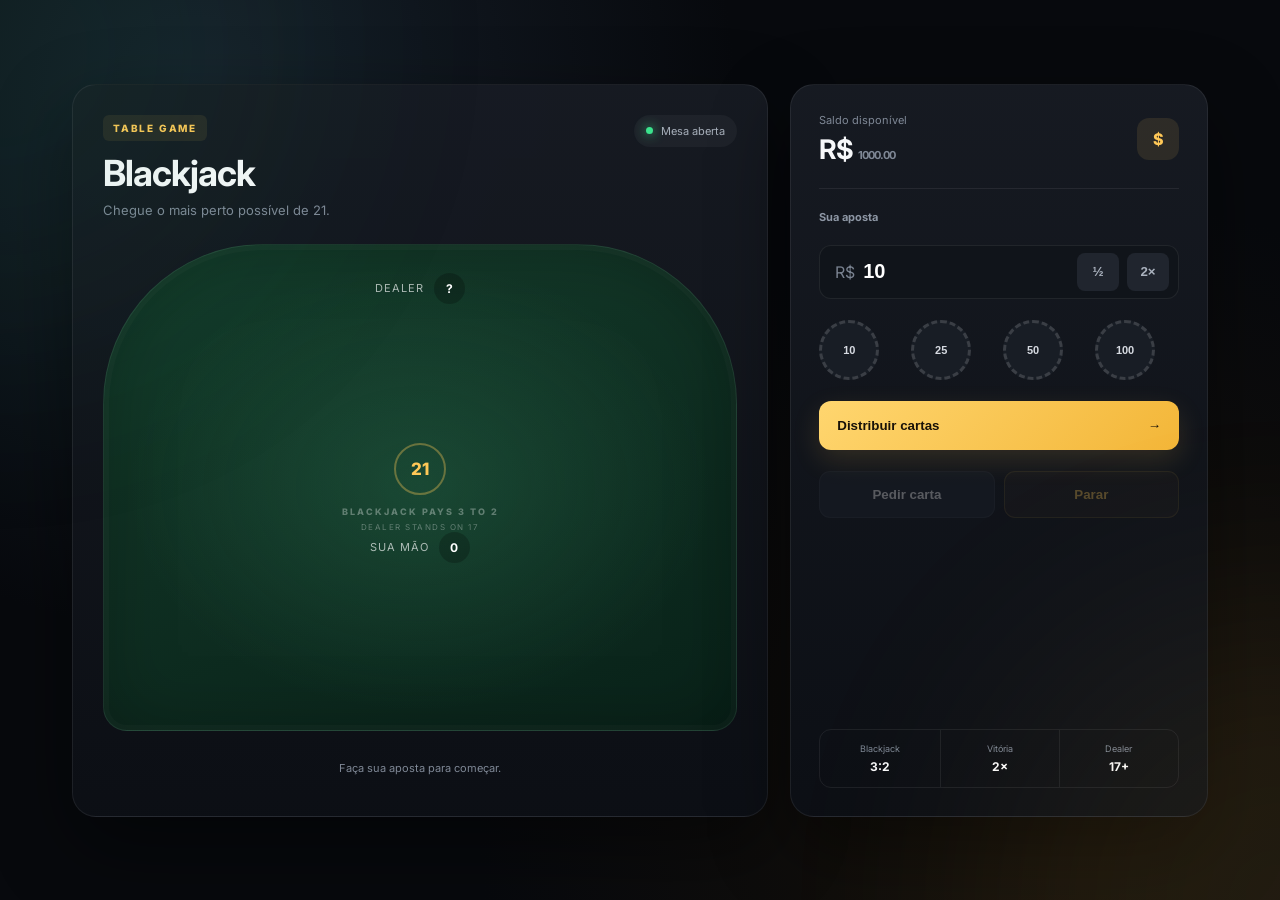
<file: blackjack/ui/blackjack.html>
<!DOCTYPE html>
<html lang="pt-BR">

<head>

    <meta charset="UTF-8">

    <meta
        name="viewport"
        content="width=device-width, initial-scale=1.0"
    >

    <title>Blackjack</title>

    <link
        rel="preconnect"
        href="https://fonts.googleapis.com"
    >

    <link
        rel="preconnect"
        href="https://fonts.gstatic.com"
        crossorigin
    >

    <link
        href="https://fonts.googleapis.com/css2?family=Inter:wght@400;500;600;700;800&display=swap"
        rel="stylesheet"
    >

    <link
        rel="stylesheet"
        href="blackjack.css"
    >

</head>

<body>


<div class="background-glow glow-one"></div>
<div class="background-glow glow-two"></div>


<main class="casino-shell">


    <section class="table-card">


        <header class="game-header">

            <div>

                <span class="game-tag">
                    TABLE GAME
                </span>

                <h1>
                    Blackjack
                </h1>

                <p>
                    Chegue o mais perto possível de 21.
                </p>

            </div>


            <div class="status">

                <span class="status-dot"></span>

                Mesa aberta

            </div>

        </header>


        <div class="blackjack-table">


            <section class="hand-area dealer-area">

                <div class="hand-title">

                    <span>Dealer</span>

                    <strong
                        id="dealerValue"
                    >
                        ?
                    </strong>

                </div>


                <div
                    id="dealerHand"
                    class="cards"
                ></div>

            </section>



            <div class="table-center">

                <div class="table-logo">
                    21
                </div>

                <span>
                    BLACKJACK PAYS 3 TO 2
                </span>

                <small>
                    DEALER STANDS ON 17
                </small>

            </div>



            <section class="hand-area player-area">

                <div class="hand-title">

                    <span>Sua mão</span>

                    <strong
                        id="playerValue"
                    >
                        0
                    </strong>

                </div>


                <div
                    id="playerHand"
                    class="cards"
                ></div>

            </section>


        </div>


        <div
            id="roundMessage"
            class="round-message"
        >
            Faça sua aposta para começar.
        </div>


    </section>



    <section class="control-card">


        <div class="balance">

            <div>

                <span>
                    Saldo disponível
                </span>

                <strong>
                    R$
                    <span id="balance">
                        1000.00
                    </span>
                </strong>

            </div>


            <div class="wallet-icon">
                $
            </div>

        </div>


        <div class="section-label">
            Sua aposta
        </div>


        <div class="amount-control">

            <span>R$</span>

            <input
                id="betAmount"
                type="number"
                value="10"
                min="1"
            >

            <button
                id="halfButton"
                class="small-action"
                type="button"
            >
                ½
            </button>

            <button
                id="doubleButton"
                class="small-action"
                type="button"
            >
                2×
            </button>

        </div>


        <div class="chips">

            <button
                type="button"
                data-value="10"
            >
                10
            </button>

            <button
                type="button"
                data-value="25"
            >
                25
            </button>

            <button
                type="button"
                data-value="50"
            >
                50
            </button>

            <button
                type="button"
                data-value="100"
            >
                100
            </button>

        </div>


        <button
            id="dealButton"
            class="deal-button"
            type="button"
        >

            <span>
                Distribuir cartas
            </span>

            <span>→</span>

        </button>


        <div class="game-actions">

            <button
                id="hitButton"
                class="action-button hit"
                type="button"
                disabled
            >
                Pedir carta
            </button>


            <button
                id="standButton"
                class="action-button stand"
                type="button"
                disabled
            >
                Parar
            </button>

        </div>


        <div class="rules">

            <div>
                <span>Blackjack</span>
                <strong>3:2</strong>
            </div>

            <div>
                <span>Vitória</span>
                <strong>2×</strong>
            </div>

            <div>
                <span>Dealer</span>
                <strong>17+</strong>
            </div>

        </div>


    </section>


</main>


<div
    id="winOverlay"
    class="win-overlay"
>

    <div class="win-content">

        <span id="winLabel">
            VITÓRIA
        </span>

        <strong id="winTitle">
            21
        </strong>

        <small id="winText">
            Você venceu.
        </small>

    </div>

</div>


<script src="blackjack.js"></script>

</body>

</html>
</file>
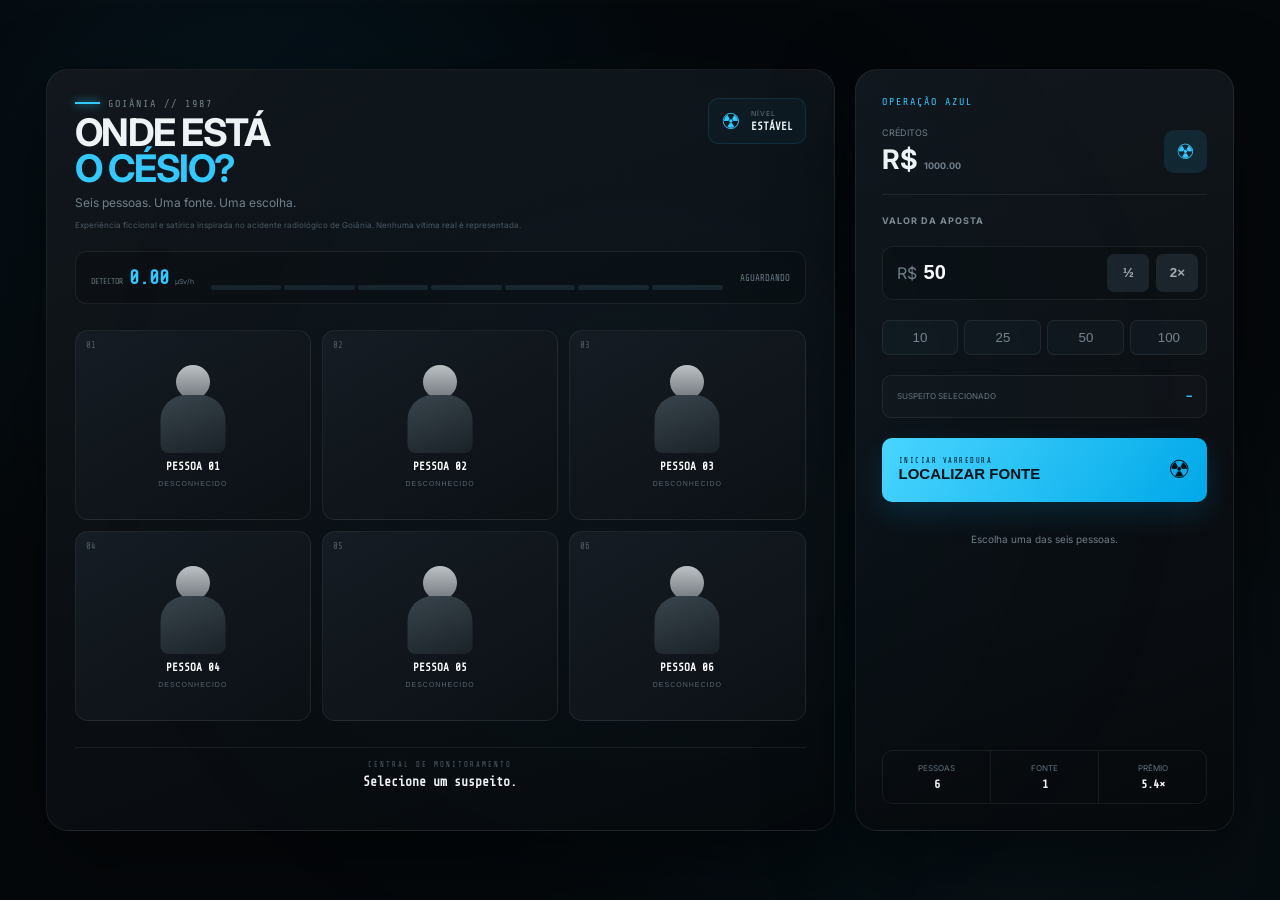
<file: cesio/ui/cesio.html>
<!DOCTYPE html>

<html lang="pt-BR">

<head>

    <meta charset="UTF-8">

    <meta
        name="viewport"
        content="width=device-width, initial-scale=1.0"
    >

    <title>
        Onde Está o Césio?
    </title>

    <link
        rel="preconnect"
        href="https://fonts.googleapis.com"
    >

    <link
        rel="preconnect"
        href="https://fonts.gstatic.com"
        crossorigin
    >

    <link
        href="https://fonts.googleapis.com/css2?family=Inter:wght@400;500;600;700;800&family=Share+Tech+Mono&display=swap"
        rel="stylesheet"
    >

    <link
        rel="stylesheet"
        href="cesio.css"
    >

</head>


<body>


<div class="background-grid"></div>

<div class="ambient-glow"></div>


<main class="game-shell">


    <!-- ==================================
         GAME
    =================================== -->

    <section class="game-panel">


        <header class="game-header">


            <div>

                <div class="eyebrow">

                    <span></span>

                    GOIÂNIA // 1987

                </div>


                <h1>

                    ONDE ESTÁ
                    <strong>O CÉSIO?</strong>

                </h1>


                <p>
                    Seis pessoas. Uma fonte. Uma escolha.
                </p>

            </div>


            <div class="radiation-status">

                <div class="radiation-symbol">
                    ☢
                </div>

                <div>

                    <span>
                        NÍVEL
                    </span>

                    <strong
                        id="radiationLevel"
                    >
                        ESTÁVEL
                    </strong>

                </div>

            </div>


        </header>



        <div class="disclaimer">

            Experiência ficcional e satírica inspirada no acidente radiológico de Goiânia.
            Nenhuma vítima real é representada.

        </div>



        <!-- ==================================
             DETECTOR
        =================================== -->

        <div class="detector-panel">


            <div class="detector-left">

                <span>
                    DETECTOR
                </span>

                <strong
                    id="detectorValue"
                >
                    0.00
                </strong>

                <small>
                    μSv/h
                </small>

            </div>


            <div class="detector-bars">

                <span></span>
                <span></span>
                <span></span>
                <span></span>
                <span></span>
                <span></span>
                <span></span>

            </div>


            <div
                id="scanStatus"
                class="scan-status"
            >
                AGUARDANDO
            </div>


        </div>



        <!-- ==================================
             PEOPLE
        =================================== -->

        <div
            id="peopleGrid"
            class="people-grid"
        >


            <button
                class="person-card"
                data-person="0"
            >

                <div class="scan-line"></div>

                <div class="person-number">
                    01
                </div>

                <div class="person-avatar">

                    <div class="head"></div>

                    <div class="body"></div>

                </div>

                <strong>
                    PESSOA 01
                </strong>

                <span>
                    DESCONHECIDO
                </span>

            </button>



            <button
                class="person-card"
                data-person="1"
            >

                <div class="scan-line"></div>

                <div class="person-number">
                    02
                </div>

                <div class="person-avatar">

                    <div class="head"></div>

                    <div class="body"></div>

                </div>

                <strong>
                    PESSOA 02
                </strong>

                <span>
                    DESCONHECIDO
                </span>

            </button>



            <button
                class="person-card"
                data-person="2"
            >

                <div class="scan-line"></div>

                <div class="person-number">
                    03
                </div>

                <div class="person-avatar">

                    <div class="head"></div>

                    <div class="body"></div>

                </div>

                <strong>
                    PESSOA 03
                </strong>

                <span>
                    DESCONHECIDO
                </span>

            </button>



            <button
                class="person-card"
                data-person="3"
            >

                <div class="scan-line"></div>

                <div class="person-number">
                    04
                </div>

                <div class="person-avatar">

                    <div class="head"></div>

                    <div class="body"></div>

                </div>

                <strong>
                    PESSOA 04
                </strong>

                <span>
                    DESCONHECIDO
                </span>

            </button>



            <button
                class="person-card"
                data-person="4"
            >

                <div class="scan-line"></div>

                <div class="person-number">
                    05
                </div>

                <div class="person-avatar">

                    <div class="head"></div>

                    <div class="body"></div>

                </div>

                <strong>
                    PESSOA 05
                </strong>

                <span>
                    DESCONHECIDO
                </span>

            </button>



            <button
                class="person-card"
                data-person="5"
            >

                <div class="scan-line"></div>

                <div class="person-number">
                    06
                </div>

                <div class="person-avatar">

                    <div class="head"></div>

                    <div class="body"></div>

                </div>

                <strong>
                    PESSOA 06
                </strong>

                <span>
                    DESCONHECIDO
                </span>

            </button>


        </div>



        <!-- ==================================
             MESSAGE
        =================================== -->

        <div class="message-panel">

            <span>
                CENTRAL DE MONITORAMENTO
            </span>

            <strong
                id="gameMessage"
            >
                Selecione um suspeito.
            </strong>

        </div>


    </section>



    <!-- ==================================
         CONTROL
    =================================== -->

    <section class="control-panel">


        <div class="control-title">
            OPERAÇÃO AZUL
        </div>



        <div class="balance">

            <div>

                <span>
                    CRÉDITOS
                </span>

                <strong>

                    R$

                    <span id="balance">
                        1000.00
                    </span>

                </strong>

            </div>


            <div class="radiation-icon">
                ☢
            </div>


        </div>



        <div class="section-label">
            VALOR DA APOSTA
        </div>


        <div class="bet-control">

            <span>
                R$
            </span>

            <input
                id="betAmount"
                type="number"
                value="50"
                min="1"
            >

            <button
                id="halfButton"
                type="button"
            >
                ½
            </button>

            <button
                id="doubleButton"
                type="button"
            >
                2×
            </button>

        </div>



        <div class="quick-values">

            <button data-value="10">
                10
            </button>

            <button data-value="25">
                25
            </button>

            <button data-value="50">
                50
            </button>

            <button data-value="100">
                100
            </button>

        </div>



        <div class="selection-display">

            <span>
                SUSPEITO SELECIONADO
            </span>

            <strong
                id="selectedPerson"
            >
                —
            </strong>

        </div>



        <button
            id="scanButton"
            class="scan-button"
            type="button"
        >

            <div>

                <small>
                    INICIAR VARREDURA
                </small>

                <strong
                    id="scanButtonText"
                >
                    LOCALIZAR FONTE
                </strong>

            </div>


            <span>
                ☢
            </span>


        </button>



        <div
            id="result"
            class="result"
        >
            Escolha uma das seis pessoas.
        </div>



        <div class="game-info">


            <div>

                <span>
                    PESSOAS
                </span>

                <strong>
                    6
                </strong>

            </div>


            <div>

                <span>
                    FONTE
                </span>

                <strong>
                    1
                </strong>

            </div>


            <div>

                <span>
                    PRÊMIO
                </span>

                <strong>
                    5.4×
                </strong>

            </div>


        </div>


    </section>


</main>



<!-- ==================================
     REVEAL
=================================== -->

<div
    id="revealOverlay"
    class="reveal-overlay"
>

    <div class="reveal-box">

        <span
            id="revealLabel"
        >
            FONTE LOCALIZADA
        </span>

        <strong
            id="revealPerson"
        >
            PESSOA 03
        </strong>

        <small
            id="revealReward"
        >
            MATERIAL ISOLADO
        </small>

    </div>

</div>


<script src="cesio.js"></script>

</body>

</html>
</file>
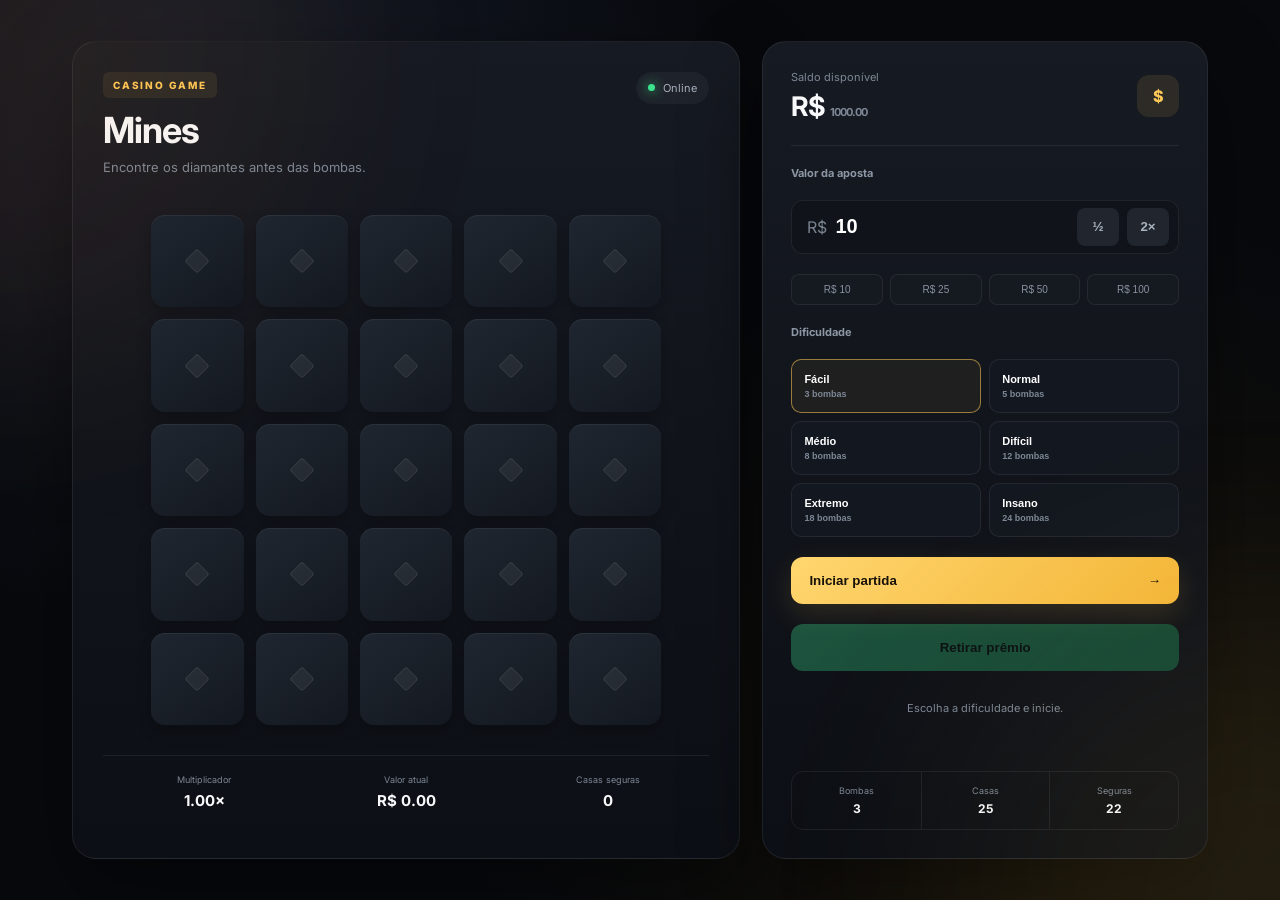
<file: mines/ui/mines.html>
<!DOCTYPE html>

<html lang="pt-BR">

<head>

    <meta charset="UTF-8">

    <meta
        name="viewport"
        content="width=device-width, initial-scale=1.0"
    >

    <title>Mines</title>

    <link
        rel="preconnect"
        href="https://fonts.googleapis.com"
    >

    <link
        rel="preconnect"
        href="https://fonts.gstatic.com"
        crossorigin
    >

    <link
        href="https://fonts.googleapis.com/css2?family=Inter:wght@400;500;600;700;800&display=swap"
        rel="stylesheet"
    >

    <link
        rel="stylesheet"
        href="mines.css"
    >

</head>


<body>


<div class="background-glow glow-one"></div>
<div class="background-glow glow-two"></div>


<main class="casino-shell">


    <!-- GAME -->

    <section class="game-card">


        <header class="game-header">

            <div>

                <span class="game-tag">
                    CASINO GAME
                </span>

                <h1>
                    Mines
                </h1>

                <p>
                    Encontre os diamantes antes das bombas.
                </p>

            </div>


            <div class="status">

                <span
                    class="status-dot"
                ></span>

                Online

            </div>

        </header>


        <div
            id="mineBoard"
            class="mine-board"
        ></div>


        <div class="round-stats">

            <div>

                <span>
                    Multiplicador
                </span>

                <strong
                    id="multiplier"
                >
                    1.00×
                </strong>

            </div>


            <div>

                <span>
                    Valor atual
                </span>

                <strong
                    id="currentValue"
                >
                    R$ 0.00
                </strong>

            </div>


            <div>

                <span>
                    Casas seguras
                </span>

                <strong
                    id="safeCount"
                >
                    0
                </strong>

            </div>

        </div>


    </section>



    <!-- CONTROL -->

    <section class="control-card">


        <div class="balance">

            <div>

                <span>
                    Saldo disponível
                </span>

                <strong>
                    R$
                    <span id="balance">
                        1000.00
                    </span>
                </strong>

            </div>


            <div class="wallet-icon">
                $
            </div>

        </div>



        <div class="section-label">
            Valor da aposta
        </div>


        <div class="amount-control">

            <span>
                R$
            </span>

            <input
                id="betAmount"
                type="number"
                value="10"
                min="1"
            >

            <button
                id="halfButton"
                class="small-action"
            >
                ½
            </button>

            <button
                id="doubleButton"
                class="small-action"
            >
                2×
            </button>

        </div>



        <div class="quick-values">

            <button data-value="10">
                R$ 10
            </button>

            <button data-value="25">
                R$ 25
            </button>

            <button data-value="50">
                R$ 50
            </button>

            <button data-value="100">
                R$ 100
            </button>

        </div>



        <div class="section-label">
            Dificuldade
        </div>


        <div class="difficulty-grid">

            <button
                class="difficulty selected"
                data-difficulty="easy"
                data-mines="3"
            >
                <span>Fácil</span>
                <strong>3 bombas</strong>
            </button>


            <button
                class="difficulty"
                data-difficulty="normal"
                data-mines="5"
            >
                <span>Normal</span>
                <strong>5 bombas</strong>
            </button>


            <button
                class="difficulty"
                data-difficulty="medium"
                data-mines="8"
            >
                <span>Médio</span>
                <strong>8 bombas</strong>
            </button>


            <button
                class="difficulty"
                data-difficulty="hard"
                data-mines="12"
            >
                <span>Difícil</span>
                <strong>12 bombas</strong>
            </button>


            <button
                class="difficulty"
                data-difficulty="extreme"
                data-mines="18"
            >
                <span>Extremo</span>
                <strong>18 bombas</strong>
            </button>


            <button
                class="difficulty insane"
                data-difficulty="insane"
                data-mines="24"
            >
                <span>Insano</span>
                <strong>24 bombas</strong>
            </button>

        </div>



        <button
            id="startButton"
            class="primary-button"
        >

            <span id="mainButtonText">
                Iniciar partida
            </span>

            <span>
                →
            </span>

        </button>


        <button
            id="cashoutButton"
            class="cashout-button"
            disabled
        >
            Retirar prêmio
        </button>


        <div
            id="result"
            class="result-message"
        >
            Escolha a dificuldade e inicie.
        </div>


        <div class="risk-info">

            <div>
                <span>Bombas</span>
                <strong id="mineCount">
                    3
                </strong>
            </div>

            <div>
                <span>Casas</span>
                <strong>
                    25
                </strong>
            </div>

            <div>
                <span>Seguras</span>
                <strong id="safeTiles">
                    22
                </strong>
            </div>

        </div>


    </section>


</main>



<div
    id="winOverlay"
    class="win-overlay"
>

    <div class="win-content">

        <span>
            PRÊMIO RETIRADO
        </span>

        <strong id="winMultiplier">
            2.40×
        </strong>

        <small id="winAmount">
            + R$ 24.00
        </small>

    </div>

</div>


<script src="mines.js"></script>

</body>

</html>
</file>
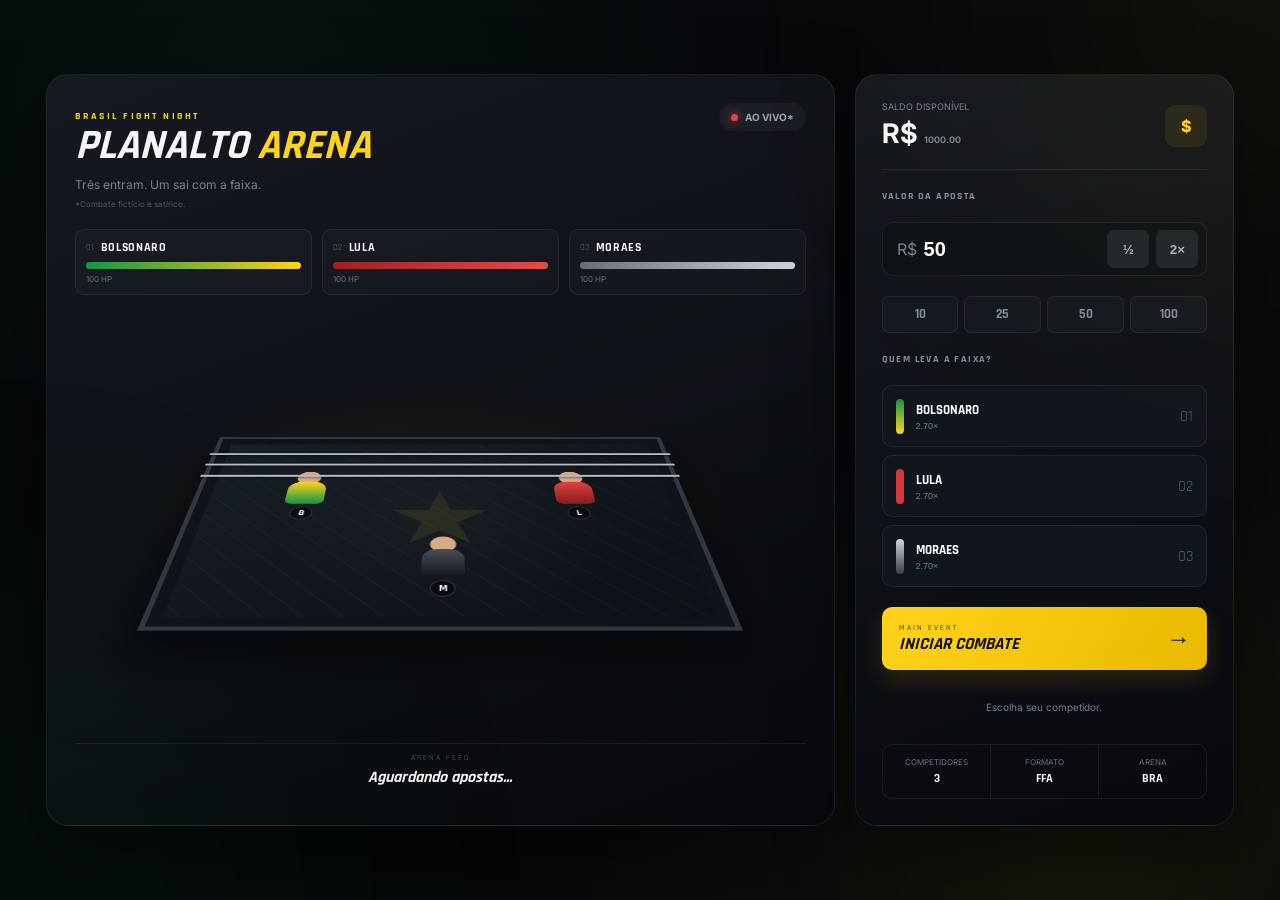
<file: planalto-fight/ui/fight.html>
<!DOCTYPE html>

<html lang="pt-BR">

<head>

    <meta charset="UTF-8">

    <meta
        name="viewport"
        content="width=device-width, initial-scale=1.0"
    >

    <title>
        Brasil Fight Night
    </title>


    <link
        rel="preconnect"
        href="https://fonts.googleapis.com"
    >

    <link
        rel="preconnect"
        href="https://fonts.gstatic.com"
        crossorigin
    >

    <link
        href="https://fonts.googleapis.com/css2?family=Inter:wght@400;500;600;700;800;900&family=Rajdhani:wght@500;600;700&display=swap"
        rel="stylesheet"
    >


    <link
        rel="stylesheet"
        href="fight.css"
    >

</head>


<body>


<div class="ambient green"></div>
<div class="ambient yellow"></div>


<main class="casino-shell">


    <!-- =========================
         ARENA
    ========================== -->

    <section class="arena-card">


        <header class="arena-header">


            <div>

                <span class="eyebrow">
                    BRASIL FIGHT NIGHT
                </span>


                <h1>
                    PLANALTO
                    <span>
                        ARENA
                    </span>
                </h1>


                <p>
                    Três entram. Um sai com a faixa.
                </p>

            </div>


            <div class="live-badge">

                <span></span>

                AO VIVO*

            </div>


        </header>



        <div class="disclaimer">
            *Combate fictício e satírico.
        </div>



        <!-- =========================
             TOP HUD
        ========================== -->

        <div class="fighter-huds">


            <div
                class="fighter-hud bolsonaro"
                data-fighter="bolsonaro"
            >

                <div class="fighter-name">

                    <span>
                        01
                    </span>

                    <strong>
                        BOLSONARO
                    </strong>

                </div>


                <div class="health-bar">

                    <div
                        id="hpBolsonaro"
                        class="health-fill"
                    ></div>

                </div>


                <small
                    id="hpTextBolsonaro"
                >
                    100 HP
                </small>

            </div>



            <div
                class="fighter-hud lula"
                data-fighter="lula"
            >

                <div class="fighter-name">

                    <span>
                        02
                    </span>

                    <strong>
                        LULA
                    </strong>

                </div>


                <div class="health-bar">

                    <div
                        id="hpLula"
                        class="health-fill"
                    ></div>

                </div>


                <small
                    id="hpTextLula"
                >
                    100 HP
                </small>

            </div>



            <div
                class="fighter-hud moraes"
                data-fighter="moraes"
            >

                <div class="fighter-name">

                    <span>
                        03
                    </span>

                    <strong>
                        MORAES
                    </strong>

                </div>


                <div class="health-bar">

                    <div
                        id="hpMoraes"
                        class="health-fill"
                    ></div>

                </div>


                <small
                    id="hpTextMoraes"
                >
                    100 HP
                </small>

            </div>


        </div>



        <!-- =========================
             RING
        ========================== -->

        <div class="ring-wrapper">


            <div class="audience-lights"></div>


            <div class="ring">


                <div class="rope rope-one"></div>
                <div class="rope rope-two"></div>
                <div class="rope rope-three"></div>


                <div class="ring-floor">


                    <div class="brasil-star">
                        ★
                    </div>


                    <div
                        id="fighterBolsonaro"
                        class="fighter fighter-bolsonaro"
                    >

                        <div class="fighter-avatar">

                            <div class="avatar-head"></div>

                            <div class="avatar-body"></div>

                        </div>


                        <strong>
                            B
                        </strong>

                    </div>



                    <div
                        id="fighterLula"
                        class="fighter fighter-lula"
                    >

                        <div class="fighter-avatar">

                            <div class="avatar-head"></div>

                            <div class="avatar-body"></div>

                        </div>


                        <strong>
                            L
                        </strong>

                    </div>



                    <div
                        id="fighterMoraes"
                        class="fighter fighter-moraes"
                    >

                        <div class="fighter-avatar">

                            <div class="avatar-head"></div>

                            <div class="avatar-body"></div>

                        </div>


                        <strong>
                            M
                        </strong>

                    </div>


                </div>


            </div>


        </div>



        <!-- =========================
             ANNOUNCER
        ========================== -->

        <div class="announcer">


            <span>
                ARENA FEED
            </span>


            <strong
                id="announcerText"
            >
                Aguardando apostas...
            </strong>


        </div>


    </section>



    <!-- =========================
         BET PANEL
    ========================== -->

    <section class="bet-card">


        <div class="balance">


            <div>

                <span>
                    SALDO DISPONÍVEL
                </span>


                <strong>

                    R$

                    <span id="balance">
                        1000.00
                    </span>

                </strong>

            </div>


            <div class="money-badge">
                $
            </div>


        </div>



        <div class="section-label">
            VALOR DA APOSTA
        </div>


        <div class="amount-control">


            <span>
                R$
            </span>


            <input
                id="betAmount"
                type="number"
                value="50"
                min="1"
            >


            <button
                id="halfButton"
                type="button"
            >
                ½
            </button>


            <button
                id="doubleButton"
                type="button"
            >
                2×
            </button>


        </div>



        <div class="quick-values">


            <button data-value="10">
                10
            </button>

            <button data-value="25">
                25
            </button>

            <button data-value="50">
                50
            </button>

            <button data-value="100">
                100
            </button>


        </div>



        <div class="section-label">
            QUEM LEVA A FAIXA?
        </div>



        <div class="fighter-options">


            <button
                class="fighter-option bolsonaro"
                data-fighter="bolsonaro"
            >

                <div class="fighter-color"></div>


                <div>

                    <strong>
                        BOLSONARO
                    </strong>

                    <span>
                        2.70×
                    </span>

                </div>


                <small>
                    01
                </small>

            </button>



            <button
                class="fighter-option lula"
                data-fighter="lula"
            >

                <div class="fighter-color"></div>


                <div>

                    <strong>
                        LULA
                    </strong>

                    <span>
                        2.70×
                    </span>

                </div>


                <small>
                    02
                </small>

            </button>



            <button
                class="fighter-option moraes"
                data-fighter="moraes"
            >

                <div class="fighter-color"></div>


                <div>

                    <strong>
                        MORAES
                    </strong>

                    <span>
                        2.70×
                    </span>

                </div>


                <small>
                    03
                </small>

            </button>


        </div>



        <button
            id="fightButton"
            class="fight-button"
            type="button"
        >

            <div>

                <small>
                    MAIN EVENT
                </small>

                <strong
                    id="fightButtonText"
                >
                    INICIAR COMBATE
                </strong>

            </div>


            <span>
                →
            </span>


        </button>



        <div
            id="result"
            class="result"
        >

            Escolha seu competidor.

        </div>



        <div class="match-info">


            <div>

                <span>
                    COMPETIDORES
                </span>

                <strong>
                    3
                </strong>

            </div>


            <div>

                <span>
                    FORMATO
                </span>

                <strong>
                    FFA
                </strong>

            </div>


            <div>

                <span>
                    ARENA
                </span>

                <strong>
                    BRA
                </strong>

            </div>


        </div>


    </section>


</main>



<!-- =========================
     WIN SCREEN
========================== -->

<div
    id="winnerOverlay"
    class="winner-overlay"
>


    <div class="winner-card">


        <span>
            VENCEDOR
        </span>


        <strong
            id="winnerName"
        >
            —
        </strong>


        <small
            id="winnerReward"
        >
            —
        </small>


    </div>


</div>



<script src="fight.js"></script>


</body>

</html>
</file>
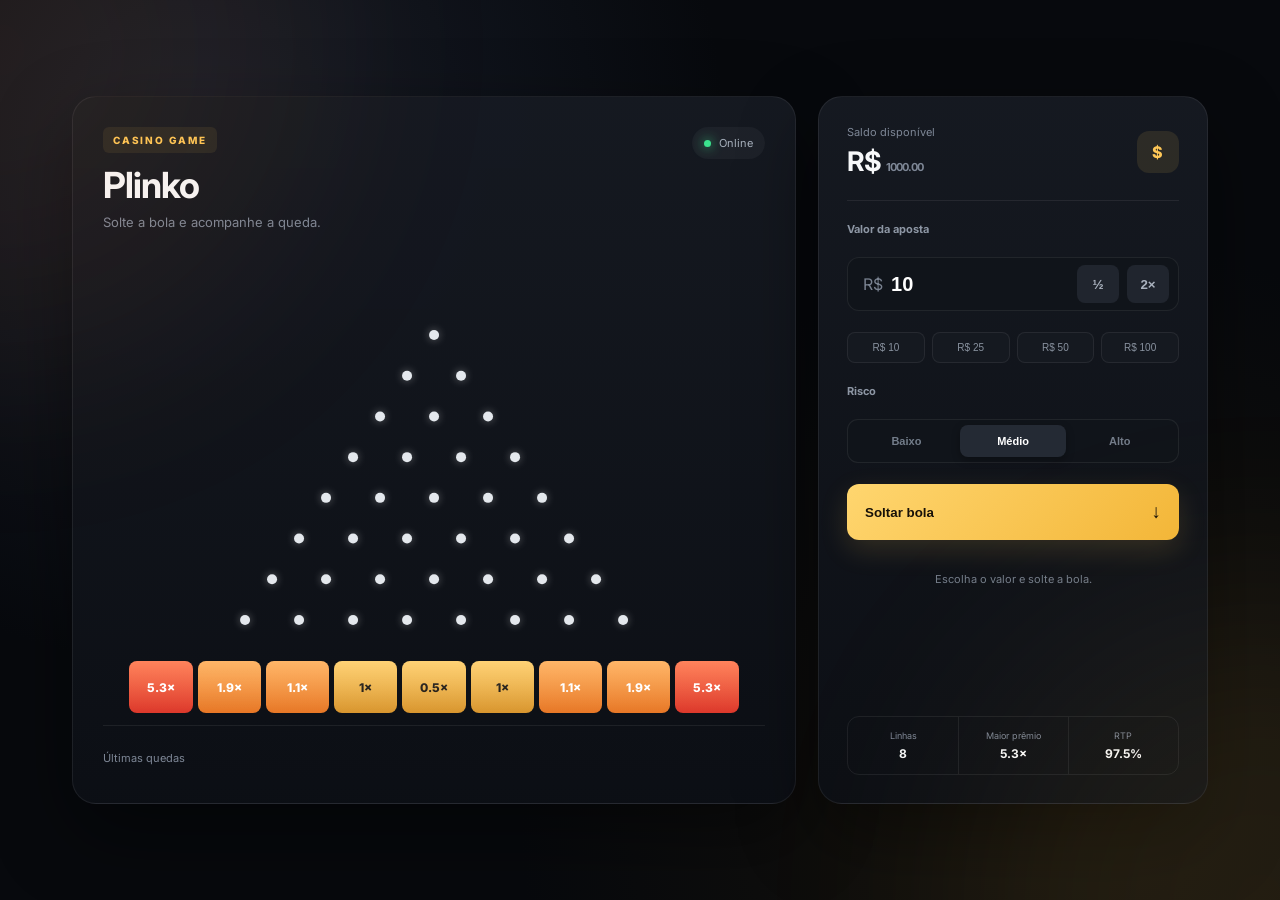
<file: plinko/ui/plinko.html>
<!DOCTYPE html>

<html lang="pt-BR">

<head>

    <meta charset="UTF-8">

    <meta
        name="viewport"
        content="width=device-width, initial-scale=1.0"
    >

    <title>
        Plinko
    </title>


    <link
        rel="preconnect"
        href="https://fonts.googleapis.com"
    >


    <link
        rel="preconnect"
        href="https://fonts.gstatic.com"
        crossorigin
    >


    <link
        href="https://fonts.googleapis.com/css2?family=Inter:wght@400;500;600;700;800&display=swap"
        rel="stylesheet"
    >


    <link
        rel="stylesheet"
        href="plinko.css"
    >

</head>


<body>


<div
    class="background-glow glow-one"
></div>


<div
    class="background-glow glow-two"
></div>



<main
    class="casino-shell"
>


    <!-- =================================
         JOGO
    ================================== -->

    <section
        class="game-card"
    >


        <header
            class="game-header"
        >


            <div>

                <span
                    class="game-tag"
                >
                    CASINO GAME
                </span>


                <h1>
                    Plinko
                </h1>


                <p>
                    Solte a bola e acompanhe a queda.
                </p>

            </div>


            <div
                class="status"
            >

                <span
                    class="status-dot"
                ></span>

                Online

            </div>


        </header>



        <!-- =================================
             TABULEIRO
        ================================== -->

        <div
            class="plinko-stage"
        >


            <canvas
                id="plinkoCanvas"
            ></canvas>


            <div
                id="buckets"
                class="buckets"
            ></div>


        </div>



        <div
            class="history-area"
        >

            <span>
                Últimas quedas
            </span>


            <div
                id="history"
                class="history"
            ></div>

        </div>


    </section>



    <!-- =================================
         CONTROLES
    ================================== -->

    <section
        class="control-card"
    >


        <div
            class="balance"
        >


            <div>

                <span>
                    Saldo disponível
                </span>


                <strong>

                    R$

                    <span
                        id="balance"
                    >
                        1000.00
                    </span>

                </strong>

            </div>


            <div
                class="wallet-icon"
            >
                $
            </div>


        </div>



        <div
            class="section-label"
        >
            Valor da aposta
        </div>



        <div
            class="amount-control"
        >


            <span>
                R$
            </span>


            <input
                id="betAmount"
                type="number"
                value="10"
                min="1"
            >


            <button
                id="halfButton"
                class="small-action"
            >
                ½
            </button>


            <button
                id="doubleButton"
                class="small-action"
            >
                2×
            </button>


        </div>



        <div
            class="quick-values"
        >


            <button
                data-value="10"
            >
                R$ 10
            </button>


            <button
                data-value="25"
            >
                R$ 25
            </button>


            <button
                data-value="50"
            >
                R$ 50
            </button>


            <button
                data-value="100"
            >
                R$ 100
            </button>


        </div>



        <!-- =================================
             RISCO
        ================================== -->

        <div
            class="section-label"
        >
            Risco
        </div>


        <div
            class="risk-selector"
        >


            <button
                class="risk-button"
                data-risk="low"
            >
                Baixo
            </button>


            <button
                class="risk-button selected"
                data-risk="medium"
            >
                Médio
            </button>


            <button
                class="risk-button"
                data-risk="high"
            >
                Alto
            </button>


        </div>



        <!-- =================================
             BOTÃO
        ================================== -->

        <button
            id="dropButton"
            class="drop-button"
        >


            <span
                id="dropButtonText"
            >
                Soltar bola
            </span>


            <span
                class="drop-icon"
            >
                ↓
            </span>


        </button>



        <div
            id="result"
            class="result-message"
        >

            Escolha o valor e solte a bola.

        </div>



        <!-- =================================
             INFORMAÇÕES
        ================================== -->

        <div
            class="info-box"
        >


            <div>

                <span>
                    Linhas
                </span>

                <strong>
                    8
                </strong>

            </div>


            <div>

                <span>
                    Maior prêmio
                </span>

                <strong>
                    5.3×
                </strong>

            </div>


            <div>

                <span>
                    RTP
                </span>

                <strong>
                    97.5%
                </strong>

            </div>


        </div>


    </section>


</main>



<!-- =================================
     WIN OVERLAY
================================== -->

<div
    id="winOverlay"
    class="win-overlay"
>


    <div
        class="win-content"
    >


        <span>
            MULTIPLICADOR
        </span>


        <strong
            id="winMultiplier"
        >
            5.3×
        </strong>


        <small
            id="winAmount"
        >
            + R$ 0.00
        </small>


    </div>


</div>



<script
    src="plinko.js"
></script>


</body>

</html>
</file>
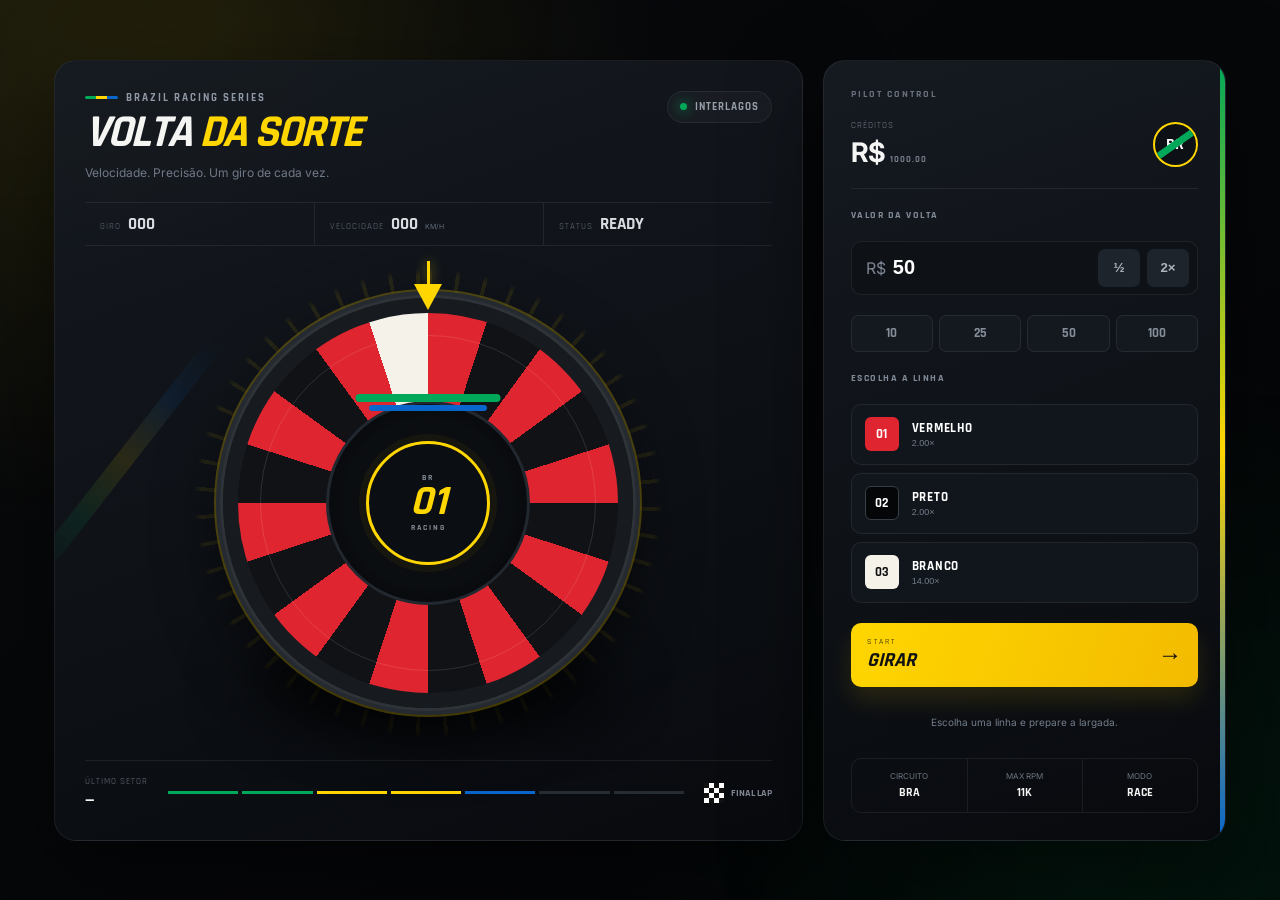
<file: roleta/ui/roulette.html>
<!DOCTYPE html>

<html lang="pt-BR">

<head>

    <meta charset="UTF-8">

    <meta
        name="viewport"
        content="width=device-width, initial-scale=1.0"
    >

    <title>
        Volta da Sorte
    </title>

    <link
        rel="preconnect"
        href="https://fonts.googleapis.com"
    >

    <link
        rel="preconnect"
        href="https://fonts.gstatic.com"
        crossorigin
    >

    <link
        href="https://fonts.googleapis.com/css2?family=Inter:wght@400;500;600;700;800;900&family=Rajdhani:wght@500;600;700&display=swap"
        rel="stylesheet"
    >

    <link
        rel="stylesheet"
        href="roulette.css"
    >

</head>


<body>


<div class="ambient ambient-yellow"></div>
<div class="ambient ambient-green"></div>


<main class="senna-casino">


    <!-- ===============================
         ROLETA
    ================================ -->

    <section class="roulette-panel">


        <header class="game-header">


            <div>

                <div class="eyebrow">

                    <span class="flag-line"></span>

                    BRAZIL RACING SERIES

                </div>


                <h1>
                    VOLTA
                    <span>
                        DA SORTE
                    </span>
                </h1>


                <p>
                    Velocidade. Precisão. Um giro de cada vez.
                </p>

            </div>


            <div class="live-status">

                <span
                    class="live-dot"
                ></span>

                INTERLAGOS

            </div>


        </header>



        <!-- ===============================
             TELEMETRIA
        ================================ -->

        <div class="telemetry">

            <div class="telemetry-item">

                <span>
                    GIRO
                </span>

                <strong id="telemetrySpin">
                    000
                </strong>

            </div>


            <div class="telemetry-item">

                <span>
                    VELOCIDADE
                </span>

                <strong id="telemetrySpeed">
                    000
                </strong>

                <small>
                    KM/H
                </small>

            </div>


            <div class="telemetry-item">

                <span>
                    STATUS
                </span>

                <strong id="telemetryStatus">
                    READY
                </strong>

            </div>

        </div>



        <!-- ===============================
             ROLETA
        ================================ -->

        <div class="roulette-stage">


            <div class="speed-lines"></div>


            <div class="pointer-housing">

                <div class="pointer-line"></div>

                <div class="pointer"></div>

            </div>


            <div class="wheel-shadow"></div>


            <div
                id="roulette"
                class="roulette-wheel"
            >


                <div class="helmet-stripe stripe-green"></div>
                <div class="helmet-stripe stripe-blue"></div>


                <div class="wheel-inner-ring">

                    <div class="wheel-center">

                        <span class="center-top">
                            BR
                        </span>

                        <strong>
                            01
                        </strong>

                        <span class="center-bottom">
                            RACING
                        </span>

                    </div>

                </div>


            </div>


        </div>



        <!-- ===============================
             RESULTADO
        ================================ -->

        <div class="race-footer">


            <div>

                <span>
                    ÚLTIMO SETOR
                </span>

                <strong
                    id="lastResult"
                >
                    —
                </strong>

            </div>


            <div class="lap-progress">

                <span></span>
                <span></span>
                <span></span>
                <span></span>
                <span></span>
                <span></span>
                <span></span>

            </div>


            <div class="finish-label">

                <div class="checker"></div>

                FINAL LAP

            </div>


        </div>


    </section>



    <!-- ===============================
         PAINEL
    ================================ -->

    <section class="bet-panel">


        <div class="cockpit-label">
            PILOT CONTROL
        </div>


        <div class="balance-box">

            <div>

                <span>
                    CRÉDITOS
                </span>

                <strong>

                    R$

                    <span id="balance">
                        1000.00
                    </span>

                </strong>

            </div>


            <div class="br-badge">

                <span></span>

                BR

            </div>

        </div>



        <div class="section-title">
            VALOR DA VOLTA
        </div>


        <div class="bet-input">


            <span>
                R$
            </span>


            <input
                id="betAmount"
                type="number"
                value="50"
                min="1"
            >


            <button
                id="halfButton"
                type="button"
            >
                ½
            </button>


            <button
                id="doubleButton"
                type="button"
            >
                2×
            </button>


        </div>



        <div class="quick-values">

            <button
                data-value="10"
            >
                10
            </button>

            <button
                data-value="25"
            >
                25
            </button>

            <button
                data-value="50"
            >
                50
            </button>

            <button
                data-value="100"
            >
                100
            </button>

        </div>



        <div class="section-title">
            ESCOLHA A LINHA
        </div>



        <div class="bet-options">


            <button
                class="bet-option red"
                data-color="red"
            >

                <span
                    class="option-number"
                >
                    01
                </span>

                <div>

                    <strong>
                        VERMELHO
                    </strong>

                    <small>
                        2.00×
                    </small>

                </div>

            </button>



            <button
                class="bet-option black"
                data-color="black"
            >

                <span
                    class="option-number"
                >
                    02
                </span>

                <div>

                    <strong>
                        PRETO
                    </strong>

                    <small>
                        2.00×
                    </small>

                </div>

            </button>



            <button
                class="bet-option white"
                data-color="white"
            >

                <span
                    class="option-number"
                >
                    03
                </span>

                <div>

                    <strong>
                        BRANCO
                    </strong>

                    <small>
                        14.00×
                    </small>

                </div>

            </button>


        </div>



        <!-- ===============================
             BOTÃO
        ================================ -->

        <button
            id="spinButton"
            class="race-button"
            type="button"
        >

            <div class="race-button-left">

                <small>
                    START
                </small>

                <strong
                    id="spinButtonText"
                >
                    GIRAR
                </strong>

            </div>


            <div class="race-arrow">
                →
            </div>


        </button>



        <div
            id="result"
            class="result"
        >

            Escolha uma linha e prepare a largada.

        </div>



        <!-- ===============================
             INFO
        ================================ -->

        <div class="race-info">


            <div>

                <span>
                    CIRCUITO
                </span>

                <strong>
                    BRA
                </strong>

            </div>


            <div>

                <span>
                    MAX RPM
                </span>

                <strong>
                    11K
                </strong>

            </div>


            <div>

                <span>
                    MODO
                </span>

                <strong>
                    RACE
                </strong>

            </div>


        </div>


    </section>


</main>



<div
    id="winOverlay"
    class="win-overlay"
>


    <div class="win-stripes">

        <span></span>
        <span></span>
        <span></span>

    </div>


    <div class="win-content">

        <span>
            VITÓRIA
        </span>

        <strong id="winAmount">
            + R$ 100
        </strong>

        <small>
            BANDEIRADA FINAL
        </small>

    </div>


</div>


<script src="roulette.js"></script>


</body>

</html>
</file>
<file: blackjack/ui/blackjack.css>
:root {

    --bg: #07090d;

    --panel: #11151c;

    --border:
        rgba(255,255,255,.07);

    --text: #f7f8fa;

    --muted: #7f8896;

    --gold: #ffc857;

    --green: #2b7653;

    --green-light: #3be38d;

    --red: #ff5062;

}


* {
    box-sizing: border-box;
    margin: 0;
    padding: 0;
}


body {

    min-height: 100vh;

    display: flex;
    align-items: center;
    justify-content: center;

    background:
        radial-gradient(
            circle at 15% 10%,
            #17202b,
            transparent 40%
        ),

        radial-gradient(
            circle at 85% 90%,
            #17120b,
            transparent 45%
        ),

        var(--bg);

    font-family:
        "Inter",
        sans-serif;

    color:
        var(--text);

}


.background-glow {

    position: fixed;

    width: 600px;
    height: 600px;

    border-radius: 50%;

    filter: blur(130px);

    opacity: .07;

    pointer-events: none;

}


.glow-one {

    left: -300px;
    top: -250px;

    background: #1da86c;

}


.glow-two {

    right: -300px;
    bottom: -300px;

    background: var(--gold);

}


.casino-shell {

    width:
        min(1180px, 95vw);

    display: grid;

    grid-template-columns:
        1.25fr
        .75fr;

    gap: 22px;

    padding: 22px;

}


.table-card,
.control-card {

    background:
        linear-gradient(
            180deg,
            rgba(23,27,35,.96),
            rgba(12,15,21,.98)
        );

    border:
        1px solid
        var(--border);

    border-radius: 24px;

    box-shadow:
        0 30px 80px
        rgba(0,0,0,.45);

}


.table-card {

    min-height: 680px;

    padding: 30px;

    display: flex;

    flex-direction: column;

}


.game-header {

    display: flex;

    justify-content:
        space-between;

    align-items:
        flex-start;

}


.game-tag {

    display: inline-flex;

    padding: 7px 10px;

    margin-bottom: 10px;

    border-radius: 6px;

    background:
        rgba(255,200,87,.08);

    color:
        var(--gold);

    font-size: 10px;

    font-weight: 800;

    letter-spacing: 1.8px;

}


.game-header h1 {

    font-size: 36px;

    letter-spacing: -1px;

}


.game-header p {

    margin-top: 7px;

    color:
        var(--muted);

    font-size: 13px;

}


.status {

    display: flex;

    align-items: center;

    gap: 8px;

    padding: 9px 12px;

    border-radius: 50px;

    background:
        rgba(255,255,255,.04);

    color:
        #a7afba;

    font-size: 11px;

}


.status-dot {

    width: 7px;
    height: 7px;

    border-radius: 50%;

    background:
        var(--green-light);

    box-shadow:
        0 0 12px
        var(--green-light);

}


/* TABLE */

.blackjack-table {

    flex: 1;

    margin: 26px 0 20px;

    padding: 28px;

    display: grid;

    grid-template-rows:
        1fr
        auto
        1fr;

    border-radius: 160px 160px 24px 24px;

    border:
        1px solid
        rgba(255,255,255,.07);

    background:

        radial-gradient(
            ellipse at center,
            rgba(54,140,99,.27),
            transparent 65%
        ),

        linear-gradient(
            160deg,
            #153c2b,
            #092219
        );

    box-shadow:

        inset 0 0 70px
        rgba(0,0,0,.25),

        inset 0 0 0 5px
        rgba(255,255,255,.025);

}


.hand-area {

    min-height: 170px;

}


.hand-title {

    display: flex;

    align-items: center;
    justify-content: center;

    gap: 10px;

    margin-bottom: 16px;

    color:
        rgba(255,255,255,.65);

    font-size: 11px;

    text-transform: uppercase;

    letter-spacing: 1px;

}


.hand-title strong {

    min-width: 31px;
    height: 31px;

    display: grid;
    place-items: center;

    border-radius: 50%;

    background:
        rgba(0,0,0,.22);

    color: white;

    font-size: 12px;

}


.cards {

    min-height: 118px;

    display: flex;

    justify-content: center;

    align-items: center;

    gap: 8px;

}


/* CARD */

.playing-card {

    width: 78px;
    height: 112px;

    position: relative;

    flex: 0 0 auto;

    padding: 9px;

    display: flex;

    flex-direction: column;

    justify-content:
        space-between;

    border-radius: 10px;

    background:
        linear-gradient(
            145deg,
            #ffffff,
            #e8e9ec
        );

    color: #16191e;

    box-shadow:
        0 9px 20px
        rgba(0,0,0,.25);

    animation:
        dealCard
        .32s ease;

}


.playing-card.red-card {

    color:
        #d72d3b;

}


.card-corner {

    display: flex;

    flex-direction: column;

    line-height: .9;

    font-weight: 800;

}


.card-rank {

    font-size: 20px;

}


.card-suit-small {

    margin-top: 4px;

    font-size: 14px;

}


.card-symbol {

    align-self: center;

    font-size: 35px;

}


.card-bottom {

    align-self:
        flex-end;

    transform:
        rotate(180deg);

}


.card-back {

    display: grid;

    place-items: center;

    background:

        repeating-linear-gradient(
            45deg,
            #141922 0 5px,
            #202733 5px 10px
        );

    border:
        2px solid
        rgba(255,200,87,.45);

}


.card-back::after {

    content: "◆";

    width: 44px;
    height: 44px;

    display: grid;

    place-items: center;

    border-radius: 50%;

    background:
        #10141a;

    color:
        var(--gold);

    border:
        1px solid
        rgba(255,200,87,.35);

}


@keyframes dealCard {

    from {

        opacity: 0;

        transform:
            translateY(-18px)
            rotate(-4deg)
            scale(.92);

    }

    to {

        opacity: 1;

        transform:
            translateY(0)
            rotate(0)
            scale(1);

    }

}


.table-center {

    display: flex;

    flex-direction: column;

    align-items: center;

    gap: 5px;

    color:
        rgba(255,255,255,.32);

}


.table-logo {

    width: 52px;
    height: 52px;

    display: grid;
    place-items: center;

    margin-bottom: 6px;

    border-radius: 50%;

    border:
        2px solid
        rgba(255,200,87,.35);

    color:
        var(--gold);

    font-size: 17px;

    font-weight: 800;

}


.table-center span {

    font-size: 9px;

    font-weight: 800;

    letter-spacing: 2px;

}


.table-center small {

    font-size: 8px;

    letter-spacing: 1.5px;

}


.round-message {

    min-height: 35px;

    display: flex;

    align-items: center;
    justify-content: center;

    color:
        var(--muted);

    font-size: 11px;

    text-align: center;

}


.round-message.win {

    color:
        var(--green-light);

}


.round-message.loss {

    color:
        #ff6979;

}


/* CONTROLS */

.control-card {

    padding: 28px;

    display: flex;

    flex-direction: column;

    gap: 21px;

}


.balance {

    display: flex;

    justify-content:
        space-between;

    align-items: center;

    padding-bottom: 22px;

    border-bottom:
        1px solid
        var(--border);

}


.balance div:first-child {

    display: flex;

    flex-direction: column;

    gap: 6px;

}


.balance span {

    color:
        var(--muted);

    font-size: 11px;

}


.balance strong {

    font-size: 27px;

    letter-spacing: -1px;

}


.wallet-icon {

    width: 42px;
    height: 42px;

    display: grid;
    place-items: center;

    border-radius: 12px;

    background:
        rgba(255,200,87,.1);

    color:
        var(--gold);

    font-weight: 800;

}


.section-label {

    color:
        #8d96a4;

    font-size: 11px;

    font-weight: 700;

}


.amount-control {

    display: grid;

    grid-template-columns:
        auto 1fr 42px 42px;

    gap: 8px;

    align-items: center;

    padding:
        7px 9px 7px 15px;

    border:
        1px solid
        var(--border);

    border-radius: 12px;

    background:
        #10141a;

}


.amount-control > span {

    color:
        #798290;

}


.amount-control input {

    width: 100%;

    border: none;
    outline: none;

    background:
        transparent;

    color:
        white;

    font-size: 20px;

    font-weight: 700;

}


.small-action {

    height: 38px;

    border: none;

    border-radius: 8px;

    background:
        #20252e;

    color:
        #abb3bf;

    cursor: pointer;

    font-weight: 700;

}


.small-action:hover {

    background:
        #2a303a;

    color: white;

}


.chips {

    display: grid;

    grid-template-columns:
        repeat(4, 1fr);

    gap: 8px;

}


.chips button {

    aspect-ratio: 1;

    max-height: 60px;

    border-radius: 50%;

    border:
        3px dashed
        rgba(255,255,255,.15);

    background:
        #181d25;

    color:
        #d6dae1;

    font-size: 11px;

    font-weight: 800;

    cursor: pointer;

    transition:
        transform .15s ease,
        background .15s ease;

}


.chips button:hover {

    transform:
        translateY(-2px);

    background:
        #232a34;

}


.deal-button {

    width: 100%;

    padding: 17px 18px;

    display: flex;

    align-items: center;

    justify-content:
        space-between;

    border: none;

    border-radius: 12px;

    background:
        linear-gradient(
            135deg,
            #ffd66f,
            #f3b638
        );

    color:
        #181108;

    font-weight: 800;

    cursor: pointer;

    box-shadow:
        0 10px 28px
        rgba(255,200,87,.14);

}


.deal-button:disabled {

    opacity: .4;

    cursor: not-allowed;

}


.game-actions {

    display: grid;

    grid-template-columns:
        1fr 1fr;

    gap: 9px;

}


.action-button {

    padding: 15px;

    border-radius: 11px;

    border:
        1px solid
        var(--border);

    font-weight: 800;

    cursor: pointer;

}


.action-button.hit {

    background:
        #202630;

    color: white;

}


.action-button.stand {

    background:
        rgba(255,200,87,.08);

    color:
        var(--gold);

    border-color:
        rgba(255,200,87,.22);

}


.action-button:disabled {

    opacity: .3;

    cursor: not-allowed;

}


.rules {

    margin-top: auto;

    display: grid;

    grid-template-columns:
        repeat(3, 1fr);

    border:
        1px solid
        var(--border);

    border-radius: 12px;

    overflow: hidden;

}


.rules div {

    padding: 13px;

    display: flex;

    flex-direction: column;

    align-items: center;

    gap: 5px;

}


.rules div + div {

    border-left:
        1px solid
        var(--border);

}


.rules span {

    color:
        var(--muted);

    font-size: 9px;

}


.rules strong {

    font-size: 12px;

}


/* OVERLAY */

.win-overlay {

    position: fixed;

    inset: 0;

    pointer-events: none;

    opacity: 0;

    z-index: 100;

    display: flex;

    align-items: center;
    justify-content: center;

    background:
        radial-gradient(
            circle,
            rgba(59,227,141,.12),
            transparent 45%
        );

}


.win-overlay.active {

    animation:
        winEffect
        1.6s ease;

}


.win-content {

    display: flex;

    flex-direction: column;

    align-items: center;

    gap: 6px;

}


.win-content span {

    color:
        #a6ffd0;

    font-size: 10px;

    font-weight: 800;

    letter-spacing: 3px;

}


.win-content strong {

    color: white;

    font-size: 60px;

}


.win-content small {

    color:
        var(--green-light);

    font-size: 17px;

    font-weight: 700;

}


@keyframes winEffect {

    0% {

        opacity: 0;

        transform:
            scale(.85);

    }

    20% {

        opacity: 1;

        transform:
            scale(1);

    }

    75% {

        opacity: 1;

    }

    100% {

        opacity: 0;

    }

}


@media (max-width: 900px) {

    .casino-shell {

        grid-template-columns:
            1fr;

    }

}


@media (max-width: 520px) {

    .casino-shell {

        width: 100%;

        padding: 10px;

    }


    .table-card,
    .control-card {

        padding: 20px;

        border-radius: 18px;

    }


    .blackjack-table {

        padding:
            24px 12px;

    }


    .playing-card {

        width: 59px;
        height: 86px;

        padding: 7px;

    }


    .card-rank {

        font-size: 15px;

    }


    .card-symbol {

        font-size: 25px;

    }

}
</file>
<file: cesio/ui/cesio.css>
:root {

    --bg:
        #05080b;

    --panel:
        #10151b;

    --border:
        rgba(255,255,255,.07);

    --text:
        #eef3f5;

    --muted:
        #72808a;

    --blue:
        #34c8ff;

    --blue-strong:
        #00a9ef;

    --blue-dim:
        rgba(52,200,255,.11);

    --danger:
        #ff4f5f;

    --yellow:
        #e6d94d;

    --green:
        #44df9a;

}


* {

    box-sizing:
        border-box;

    margin:
        0;

    padding:
        0;

}


body {

    min-height:
        100vh;

    display:
        flex;

    align-items:
        center;

    justify-content:
        center;

    overflow-x:
        hidden;

    background:

        radial-gradient(
            circle at 20% 20%,
            rgba(0,169,239,.08),
            transparent 35%
        ),

        radial-gradient(
            circle at 80% 90%,
            rgba(52,200,255,.05),
            transparent 40%
        ),

        var(--bg);

    color:
        var(--text);

    font-family:
        "Inter",
        sans-serif;

}



/* ==========================================
   BACKGROUND
========================================== */

.background-grid {

    position:
        fixed;

    inset:
        0;

    pointer-events:
        none;

    opacity:
        .12;

    background-image:

        linear-gradient(
            rgba(52,200,255,.08)
            1px,
            transparent 1px
        ),

        linear-gradient(
            90deg,
            rgba(52,200,255,.08)
            1px,
            transparent 1px
        );

    background-size:
        45px 45px;

    mask-image:

        radial-gradient(
            circle,
            black,
            transparent 75%
        );

}


.ambient-glow {

    position:
        fixed;

    width:
        650px;

    height:
        650px;

    border-radius:
        50%;

    background:
        var(--blue);

    filter:
        blur(170px);

    opacity:
        .035;

}



/* ==========================================
   SHELL
========================================== */

.game-shell {

    width:
        min(1240px, 96vw);

    display:
        grid;

    grid-template-columns:
        1.35fr
        .65fr;

    gap:
        20px;

    padding:
        20px;

}



.game-panel,
.control-panel {

    border:
        1px solid
        var(--border);

    border-radius:
        22px;

    background:

        linear-gradient(
            160deg,
            rgba(18,24,30,.97),
            rgba(6,9,12,.99)
        );

    box-shadow:
        0 30px 80px
        rgba(0,0,0,.5);

}



/* ==========================================
   GAME
========================================== */

.game-panel {

    min-height:
        720px;

    padding:
        28px;

    display:
        flex;

    flex-direction:
        column;

}


.game-header {

    display:
        flex;

    align-items:
        flex-start;

    justify-content:
        space-between;

}


.eyebrow {

    display:
        flex;

    align-items:
        center;

    gap:
        8px;

    color:
        #75838d;

    font-family:
        "Share Tech Mono",
        monospace;

    font-size:
        10px;

    letter-spacing:
        2px;

}


.eyebrow span {

    width:
        25px;

    height:
        2px;

    background:
        var(--blue);

    box-shadow:
        0 0 8px
        var(--blue);

}


.game-header h1 {

    margin-top:
        5px;

    font-size:
        38px;

    line-height:
        .95;

    letter-spacing:
        -1.5px;

}


.game-header h1 strong {

    display:
        block;

    color:
        var(--blue);

}


.game-header p {

    margin-top:
        9px;

    color:
        var(--muted);

    font-size:
        12px;

}



/* ==========================================
   STATUS
========================================== */

.radiation-status {

    display:
        flex;

    align-items:
        center;

    gap:
        10px;

    padding:
        9px 12px;

    border:
        1px solid
        rgba(52,200,255,.13);

    border-radius:
        10px;

    background:
        rgba(52,200,255,.035);

}


.radiation-symbol {

    color:
        var(--blue);

    font-size:
        22px;

}


.radiation-status > div:last-child {

    display:
        flex;

    flex-direction:
        column;

    gap:
        2px;

}


.radiation-status span {

    color:
        #65737e;

    font-size:
        7px;

    letter-spacing:
        1px;

}


.radiation-status strong {

    font-family:
        "Share Tech Mono",
        monospace;

    font-size:
        11px;

}



.disclaimer {

    margin-top:
        9px;

    max-width:
        550px;

    color:
        #4e5962;

    font-size:
        8px;

    line-height:
        1.5;

}



/* ==========================================
   DETECTOR
========================================== */

.detector-panel {

    margin-top:
        20px;

    display:
        grid;

    grid-template-columns:
        auto
        1fr
        auto;

    align-items:
        center;

    gap:
        17px;

    padding:
        13px 15px;

    border:
        1px solid
        var(--border);

    border-radius:
        11px;

    background:
        rgba(0,0,0,.17);

}


.detector-left {

    display:
        flex;

    align-items:
        baseline;

    gap:
        6px;

}


.detector-left span {

    color:
        #697780;

    font-family:
        "Share Tech Mono",
        monospace;

    font-size:
        8px;

}


.detector-left strong {

    color:
        var(--blue);

    font-family:
        "Share Tech Mono",
        monospace;

    font-size:
        19px;

}


.detector-left small {

    color:
        #637079;

    font-size:
        7px;

}


.detector-bars {

    display:
        flex;

    align-items:
        flex-end;

    gap:
        3px;

    height:
        25px;

}


.detector-bars span {

    flex:
        1;

    min-width:
        12px;

    height:
        20%;

    border-radius:
        2px;

    background:
        #18232a;

    transition:
        height .12s ease,
        background .12s ease;

}


.detector-panel.active
.detector-bars span {

    animation:
        detectorBar
        .65s ease
        infinite alternate;

}


.detector-panel.active
.detector-bars span:nth-child(2) {
    animation-delay: .07s;
}

.detector-panel.active
.detector-bars span:nth-child(3) {
    animation-delay: .12s;
}

.detector-panel.active
.detector-bars span:nth-child(4) {
    animation-delay: .18s;
}

.detector-panel.active
.detector-bars span:nth-child(5) {
    animation-delay: .09s;
}

.detector-panel.active
.detector-bars span:nth-child(6) {
    animation-delay: .22s;
}

.detector-panel.active
.detector-bars span:nth-child(7) {
    animation-delay: .15s;
}


@keyframes detectorBar {

    from {

        height:
            20%;

        background:
            #17232a;

    }

    to {

        height:
            100%;

        background:
            var(--blue);

    }

}


.scan-status {

    color:
        #697782;

    font-family:
        "Share Tech Mono",
        monospace;

    font-size:
        9px;

}



/* ==========================================
   PEOPLE
========================================== */

.people-grid {

    flex:
        1;

    margin:
        26px 0;

    display:
        grid;

    grid-template-columns:
        repeat(3, 1fr);

    gap:
        11px;

}


.person-card {

    position:
        relative;

    min-height:
        190px;

    overflow:
        hidden;

    display:
        flex;

    flex-direction:
        column;

    align-items:
        center;

    justify-content:
        center;

    gap:
        7px;

    border:
        1px solid
        var(--border);

    border-radius:
        13px;

    background:

        linear-gradient(
            150deg,
            #151c23,
            #0b1015
        );

    color:
        white;

    cursor:
        pointer;

    transition:
        transform .15s ease,
        border-color .15s ease,
        background .15s ease;

}


.person-card:hover:not(:disabled) {

    transform:
        translateY(-3px);

    border-color:
        rgba(52,200,255,.3);

}


.person-card.selected {

    border-color:
        rgba(52,200,255,.65);

    background:

        radial-gradient(
            circle,
            rgba(52,200,255,.07),
            transparent 70%
        ),

        #0d151b;

}


.person-number {

    position:
        absolute;

    left:
        10px;

    top:
        9px;

    color:
        #4f5c65;

    font-family:
        "Share Tech Mono",
        monospace;

    font-size:
        9px;

}



/* ==========================================
   AVATAR
========================================== */

.person-avatar {

    position:
        relative;

    width:
        70px;

    height:
        90px;

}


.person-avatar .head {

    position:
        absolute;

    left:
        50%;

    top:
        2px;

    transform:
        translateX(-50%);

    width:
        34px;

    height:
        34px;

    border-radius:
        50%;

    background:
        linear-gradient(
            #bcc1c4,
            #71787e
        );

}


.person-avatar .body {

    position:
        absolute;

    left:
        50%;

    bottom:
        0;

    transform:
        translateX(-50%);

    width:
        65px;

    height:
        58px;

    border-radius:
        25px 25px 8px 8px;

    background:

        linear-gradient(
            160deg,
            #39444c,
            #1a2228
        );

}


.person-card strong {

    font-family:
        "Share Tech Mono",
        monospace;

    font-size:
        11px;

}


.person-card > span {

    color:
        #596670;

    font-size:
        7px;

    letter-spacing:
        1px;

}



/* ==========================================
   SCANNING
========================================== */

.scan-line {

    position:
        absolute;

    z-index:
        5;

    left:
        0;

    top:
        -10%;

    width:
        100%;

    height:
        2px;

    opacity:
        0;

    background:
        var(--blue);

    box-shadow:

        0 0 12px
        var(--blue),

        0 0 35px
        rgba(52,200,255,.6);

}


.person-card.scanning
.scan-line {

    opacity:
        1;

    animation:
        scanLine
        .75s linear
        infinite;

}


@keyframes scanLine {

    from {
        top: 0;
    }

    to {
        top: 100%;
    }

}



/* ==========================================
   CESIUM HOLDER
========================================== */

.person-card.cesium {

    border-color:
        var(--blue);

    background:

        radial-gradient(
            circle,
            rgba(52,200,255,.28),
            transparent 62%
        ),

        #06141c;

    box-shadow:

        inset 0 0 35px
        rgba(52,200,255,.1),

        0 0 28px
        rgba(52,200,255,.16);

}


.person-card.cesium
.person-avatar {

    animation:
        radioactivePulse
        .7s ease
        infinite alternate;

}


@keyframes radioactivePulse {

    from {

        filter:
            drop-shadow(
                0 0 3px
                rgba(52,200,255,.2)
            );

    }

    to {

        filter:
            drop-shadow(
                0 0 15px
                var(--blue)
            );

    }

}


.person-card.wrong {

    opacity:
        .4;

    filter:
        grayscale(.9);

}



/* ==========================================
   MESSAGE
========================================== */

.message-panel {

    min-height:
        55px;

    display:
        flex;

    flex-direction:
        column;

    align-items:
        center;

    justify-content:
        center;

    border-top:
        1px solid
        var(--border);

}


.message-panel span {

    color:
        #51606a;

    font-family:
        "Share Tech Mono",
        monospace;

    font-size:
        7px;

    letter-spacing:
        2px;

}


.message-panel strong {

    margin-top:
        5px;

    font-family:
        "Share Tech Mono",
        monospace;

    font-size:
        13px;

}



/* ==========================================
   CONTROLS
========================================== */

.control-panel {

    padding:
        26px;

    display:
        flex;

    flex-direction:
        column;

    gap:
        20px;

}


.control-title {

    color:
        var(--blue);

    font-family:
        "Share Tech Mono",
        monospace;

    font-size:
        10px;

    letter-spacing:
        2px;

}



/* ==========================================
   BALANCE
========================================== */

.balance {

    display:
        flex;

    align-items:
        center;

    justify-content:
        space-between;

    padding-bottom:
        18px;

    border-bottom:
        1px solid
        var(--border);

}


.balance > div:first-child {

    display:
        flex;

    flex-direction:
        column;

    gap:
        5px;

}


.balance span {

    color:
        var(--muted);

    font-size:
        9px;

}


.balance strong {

    font-size:
        27px;

}


.radiation-icon {

    width:
        43px;

    height:
        43px;

    display:
        grid;

    place-items:
        center;

    border-radius:
        10px;

    background:
        var(--blue-dim);

    color:
        var(--blue);

    font-size:
        21px;

}



/* ==========================================
   BET
========================================== */

.section-label {

    color:
        #808c94;

    font-size:
        9px;

    font-weight:
        700;

    letter-spacing:
        1px;

}


.bet-control {

    display:
        grid;

    grid-template-columns:
        auto 1fr 42px 42px;

    gap:
        7px;

    align-items:
        center;

    padding:
        7px 8px 7px 14px;

    border:
        1px solid
        var(--border);

    border-radius:
        10px;

    background:
        #0b1014;

}


.bet-control > span {

    color:
        #707d86;

}


.bet-control input {

    width:
        100%;

    border:
        none;

    outline:
        none;

    background:
        transparent;

    color:
        white;

    font-size:
        20px;

    font-weight:
        700;

}


.bet-control button {

    height:
        38px;

    border:
        none;

    border-radius:
        7px;

    background:
        #1c252c;

    color:
        #a5afb6;

    font-weight:
        700;

    cursor:
        pointer;

}



/* ==========================================
   QUICK
========================================== */

.quick-values {

    display:
        grid;

    grid-template-columns:
        repeat(4, 1fr);

    gap:
        6px;

}


.quick-values button {

    padding:
        9px;

    border:
        1px solid
        var(--border);

    border-radius:
        7px;

    background:
        #11181e;

    color:
        #77838d;

    cursor:
        pointer;

}



/* ==========================================
   SELECTION
========================================== */

.selection-display {

    padding:
        14px;

    display:
        flex;

    align-items:
        center;

    justify-content:
        space-between;

    border:
        1px solid
        var(--border);

    border-radius:
        9px;

    background:
        rgba(255,255,255,.02);

}


.selection-display span {

    color:
        #68757e;

    font-size:
        8px;

}


.selection-display strong {

    color:
        var(--blue);

    font-family:
        "Share Tech Mono",
        monospace;

    font-size:
        11px;

}



/* ==========================================
   BUTTON
========================================== */

.scan-button {

    width:
        100%;

    min-height:
        64px;

    display:
        flex;

    align-items:
        center;

    justify-content:
        space-between;

    padding:
        12px 17px;

    border:
        none;

    border-radius:
        10px;

    background:

        linear-gradient(
            125deg,
            #4bd6ff,
            #00a8e8
        );

    color:
        #061017;

    cursor:
        pointer;

    box-shadow:
        0 12px 28px
        rgba(0,169,239,.15);

}


.scan-button > div {

    display:
        flex;

    flex-direction:
        column;

    align-items:
        flex-start;

}


.scan-button small {

    font-family:
        "Share Tech Mono",
        monospace;

    font-size:
        7px;

    letter-spacing:
        1.5px;

}


.scan-button strong {

    font-size:
        15px;

}


.scan-button > span {

    font-size:
        25px;

}


.scan-button:disabled {

    opacity:
        .45;

    cursor:
        not-allowed;

}



/* ==========================================
   RESULT
========================================== */

.result {

    min-height:
        34px;

    display:
        flex;

    align-items:
        center;

    justify-content:
        center;

    color:
        #717e87;

    font-size:
        10px;

    text-align:
        center;

}


.result.win {

    color:
        var(--blue);

}


.result.loss {

    color:
        var(--danger);

}



/* ==========================================
   INFO
========================================== */

.game-info {

    margin-top:
        auto;

    display:
        grid;

    grid-template-columns:
        repeat(3, 1fr);

    border:
        1px solid
        var(--border);

    border-radius:
        10px;

    overflow:
        hidden;

}


.game-info div {

    padding:
        12px;

    display:
        flex;

    flex-direction:
        column;

    align-items:
        center;

    gap:
        4px;

}


.game-info div + div {

    border-left:
        1px solid
        var(--border);

}


.game-info span {

    color:
        #64717a;

    font-size:
        8px;

}


.game-info strong {

    font-family:
        "Share Tech Mono",
        monospace;

    font-size:
        12px;

}



/* ==========================================
   REVEAL
========================================== */

.reveal-overlay {

    position:
        fixed;

    inset:
        0;

    z-index:
        100;

    pointer-events:
        none;

    opacity:
        0;

    display:
        flex;

    align-items:
        center;

    justify-content:
        center;

    background:

        radial-gradient(
            circle,
            rgba(52,200,255,.17),
            transparent 45%
        );

}


.reveal-overlay.active {

    animation:
        revealOverlay
        1.9s ease;

}


.reveal-box {

    min-width:
        290px;

    padding:
        30px 45px;

    display:
        flex;

    flex-direction:
        column;

    align-items:
        center;

    gap:
        6px;

    border:
        1px solid
        rgba(52,200,255,.38);

    border-radius:
        13px;

    background:
        rgba(3,9,13,.95);

    box-shadow:
        0 0 60px
        rgba(52,200,255,.08);

}


.reveal-box span {

    color:
        var(--blue);

    font-family:
        "Share Tech Mono",
        monospace;

    font-size:
        9px;

    letter-spacing:
        3px;

}


.reveal-box strong {

    font-family:
        "Share Tech Mono",
        monospace;

    font-size:
        34px;

}


.reveal-box small {

    color:
        #77848d;

    font-size:
        9px;

}


@keyframes revealOverlay {

    0% {

        opacity:
            0;

        transform:
            scale(.92);

    }

    15% {

        opacity:
            1;

        transform:
            scale(1);

    }

    75% {

        opacity:
            1;

    }

    100% {

        opacity:
            0;

    }

}



/* ==========================================
   RESPONSIVE
========================================== */

@media (
    max-width: 950px
) {

    .game-shell {

        grid-template-columns:
            1fr;

    }

}


@media (
    max-width: 600px
) {

    .game-shell {

        width:
            100%;

        padding:
            10px;

    }


    .game-panel,
    .control-panel {

        padding:
            19px;

        border-radius:
            16px;

    }


    .people-grid {

        grid-template-columns:
            repeat(2, 1fr);

    }


    .detector-panel {

        grid-template-columns:
            1fr;

    }

}
</file>
<file: mines/ui/mines.css>
:root {

    --bg: #07090d;

    --panel:
        rgba(18, 22, 29, .96);

    --border:
        rgba(255,255,255,.07);

    --text:
        #f7f8fa;

    --muted:
        #7d8795;

    --gold:
        #ffc857;

    --green:
        #3be38d;

    --red:
        #ff4f61;

    --tile:
        #171c24;

    --tile-hover:
        #202732;

}


* {
    box-sizing: border-box;
    margin: 0;
    padding: 0;
}


body {

    min-height: 100vh;

    display: flex;

    align-items: center;
    justify-content: center;

    background:

        radial-gradient(
            circle at 15% 10%,
            #171d29,
            transparent 40%
        ),

        radial-gradient(
            circle at 85% 90%,
            #18140b,
            transparent 45%
        ),

        var(--bg);

    color: var(--text);

    font-family:
        "Inter",
        sans-serif;

}


/* BACKGROUND */

.background-glow {

    position: fixed;

    width: 600px;
    height: 600px;

    border-radius: 50%;

    filter: blur(130px);

    opacity: .07;

    pointer-events: none;

}


.glow-one {

    left: -300px;
    top: -250px;

    background:
        #ff8a38;

}


.glow-two {

    right: -280px;
    bottom: -300px;

    background:
        var(--gold);

}


/* SHELL */

.casino-shell {

    width:
        min(1180px, 95vw);

    display: grid;

    grid-template-columns:
        1.2fr
        .8fr;

    gap: 22px;

    padding: 22px;

}


/* CARDS */

.game-card,
.control-card {

    background:

        linear-gradient(
            180deg,
            rgba(23,27,35,.96),
            rgba(12,15,21,.98)
        );

    border:
        1px solid
        var(--border);

    border-radius: 24px;

    box-shadow:
        0 30px 80px
        rgba(0,0,0,.45);

}


/* GAME */

.game-card {

    min-height: 680px;

    display: flex;

    flex-direction: column;

    padding: 30px;

}


/* HEADER */

.game-header {

    display: flex;

    justify-content:
        space-between;

    align-items:
        flex-start;

}


.game-tag {

    display: inline-flex;

    padding: 7px 10px;

    margin-bottom: 10px;

    border-radius: 6px;

    background:
        rgba(255,200,87,.08);

    color:
        var(--gold);

    font-size: 10px;

    font-weight: 800;

    letter-spacing: 1.8px;

}


.game-header h1 {

    font-size: 36px;

    letter-spacing: -1px;

}


.game-header p {

    margin-top: 7px;

    color:
        var(--muted);

    font-size: 13px;

}


.status {

    display: flex;

    align-items: center;

    gap: 8px;

    padding: 9px 12px;

    border-radius: 50px;

    background:
        rgba(255,255,255,.04);

    color:
        #a6afbb;

    font-size: 11px;

}


.status-dot {

    width: 7px;
    height: 7px;

    border-radius: 50%;

    background:
        var(--green);

    box-shadow:
        0 0 12px
        var(--green);

}


/* BOARD */

.mine-board {

    flex: 1;

    width:
        min(510px, 100%);

    margin:
        40px auto 30px;

    display: grid;

    grid-template-columns:
        repeat(5, 1fr);

    gap: 12px;

}


.mine-tile {

    aspect-ratio: 1;

    position: relative;

    display: grid;

    place-items: center;

    border: none;

    border-radius: 14px;

    background:

        linear-gradient(
            145deg,
            #202630,
            #131820
        );

    box-shadow:

        inset 0 1px
        rgba(255,255,255,.06),

        0 7px 14px
        rgba(0,0,0,.22);

    cursor: pointer;

    transition:
        transform .14s ease,
        filter .14s ease,
        background .14s ease;

}


.mine-tile::before {

    content: "";

    width: 16px;
    height: 16px;

    transform:
        rotate(45deg);

    border-radius: 3px;

    background:
        rgba(255,255,255,.06);

    border:
        1px solid
        rgba(255,255,255,.08);

}


.mine-tile:hover:not(:disabled) {

    transform:
        translateY(-3px);

    filter:
        brightness(1.15);

}


.mine-tile.safe {

    cursor: default;

    background:

        radial-gradient(
            circle,
            rgba(59,227,141,.20),
            transparent 70%
        ),

        #121b19;

    box-shadow:

        inset 0 0 0 1px
        rgba(59,227,141,.2),

        0 0 22px
        rgba(59,227,141,.07);

    animation:
        revealSafe
        .32s ease;

}


.mine-tile.safe::before {

    width: 22px;
    height: 22px;

    background:

        linear-gradient(
            135deg,
            #c6ffe0,
            #3be38d
        );

    border: none;

    box-shadow:
        0 0 18px
        rgba(59,227,141,.4);

}


.mine-tile.mine {

    cursor: default;

    background:

        radial-gradient(
            circle,
            rgba(255,79,97,.23),
            transparent 70%
        ),

        #201215;

    animation:
        explode
        .48s ease;

}


.mine-tile.mine::before {

    content: "✦";

    width: auto;
    height: auto;

    transform: none;

    border: none;

    background: none;

    color:
        #ff596a;

    font-size: 33px;

    text-shadow:
        0 0 25px
        rgba(255,79,97,.7);

}


.mine-tile.hidden-mine {

    opacity: .5;

}


@keyframes revealSafe {

    0% {
        transform:
            scale(.78);
    }

    60% {
        transform:
            scale(1.08);
    }

    100% {
        transform:
            scale(1);
    }

}


@keyframes explode {

    0% {
        transform:
            scale(.8);
    }

    35% {
        transform:
            scale(1.18)
            rotate(5deg);
    }

    100% {
        transform:
            scale(1);
    }

}


/* STATS */

.round-stats {

    display: grid;

    grid-template-columns:
        repeat(3, 1fr);

    border-top:
        1px solid
        var(--border);

}


.round-stats div {

    padding: 18px;

    display: flex;

    flex-direction: column;

    align-items: center;

    gap: 6px;

}


.round-stats span {

    color:
        var(--muted);

    font-size: 9px;

}


.round-stats strong {

    font-size: 15px;

}


/* CONTROL */

.control-card {

    padding: 28px;

    display: flex;

    flex-direction: column;

    gap: 20px;

}


/* BALANCE */

.balance {

    display: flex;

    justify-content:
        space-between;

    align-items: center;

    padding-bottom: 22px;

    border-bottom:
        1px solid
        var(--border);

}


.balance div:first-child {

    display: flex;

    flex-direction: column;

    gap: 6px;

}


.balance span {

    color:
        var(--muted);

    font-size: 11px;

}


.balance strong {

    font-size: 27px;

    letter-spacing: -1px;

}


.wallet-icon {

    width: 42px;
    height: 42px;

    display: grid;

    place-items: center;

    border-radius: 12px;

    background:
        rgba(255,200,87,.1);

    color:
        var(--gold);

    font-weight: 800;

}


/* LABEL */

.section-label {

    color:
        #8d96a4;

    font-size: 11px;

    font-weight: 700;

}


/* AMOUNT */

.amount-control {

    display: grid;

    grid-template-columns:
        auto
        1fr
        42px
        42px;

    gap: 8px;

    align-items: center;

    padding:
        7px 9px 7px 15px;

    border:
        1px solid
        var(--border);

    border-radius: 12px;

    background:
        #10141a;

}


.amount-control > span {

    color:
        #798290;

}


.amount-control input {

    width: 100%;

    border: none;

    outline: none;

    background:
        transparent;

    color:
        white;

    font-size: 20px;

    font-weight: 700;

}


.small-action {

    height: 38px;

    border: none;

    border-radius: 8px;

    background:
        #20252e;

    color:
        #abb3bf;

    cursor: pointer;

    font-weight: 700;

}


.small-action:hover {

    background:
        #2a303a;

    color: white;

}


/* QUICK */

.quick-values {

    display: grid;

    grid-template-columns:
        repeat(4, 1fr);

    gap: 7px;

}


.quick-values button {

    padding: 9px;

    border:
        1px solid
        var(--border);

    border-radius: 8px;

    background:
        #151920;

    color:
        #89929f;

    font-size: 10px;

    cursor: pointer;

}


.quick-values button:hover {

    color: white;

    background:
        #1d222b;

}


/* DIFFICULTY */

.difficulty-grid {

    display: grid;

    grid-template-columns:
        repeat(2, 1fr);

    gap: 8px;

}


.difficulty {

    padding:
        13px 12px;

    display: flex;

    flex-direction: column;

    align-items:
        flex-start;

    gap: 4px;

    border:
        1px solid
        var(--border);

    border-radius: 10px;

    background:
        #131820;

    color: white;

    cursor: pointer;

    transition:
        .15s ease;

}


.difficulty:hover {

    background:
        #1b212b;

}


.difficulty.selected {

    border-color:
        rgba(255,200,87,.55);

    background:
        rgba(255,200,87,.06);

}


.difficulty span {

    font-size: 11px;

    font-weight: 700;

}


.difficulty strong {

    color:
        var(--muted);

    font-size: 9px;

}


.difficulty.insane.selected {

    border-color:
        rgba(255,79,97,.7);

    background:
        rgba(255,79,97,.07);

}


/* BUTTON */

.primary-button,
.cashout-button {

    width: 100%;

    padding: 16px 18px;

    border: none;

    border-radius: 12px;

    font-weight: 800;

    cursor: pointer;

}


.primary-button {

    display: flex;

    align-items: center;

    justify-content:
        space-between;

    background:

        linear-gradient(
            135deg,
            #ffd66f,
            #f3b638
        );

    color:
        #181108;

    box-shadow:
        0 10px 28px
        rgba(255,200,87,.14);

}


.cashout-button {

    background:

        linear-gradient(
            135deg,
            #43ed98,
            #25bd72
        );

    color:
        #07140d;

}


.cashout-button:disabled {

    opacity: .3;

    cursor:
        not-allowed;

}


/* RESULT */

.result-message {

    min-height: 34px;

    display: flex;

    justify-content: center;

    align-items: center;

    color:
        var(--muted);

    font-size: 11px;

    text-align: center;

}


.result-message.win {

    color:
        var(--green);

}


.result-message.loss {

    color:
        #ff6979;

}


/* INFO */

.risk-info {

    margin-top: auto;

    display: grid;

    grid-template-columns:
        repeat(3, 1fr);

    border:
        1px solid
        var(--border);

    border-radius: 12px;

    overflow: hidden;

}


.risk-info div {

    padding: 13px;

    display: flex;

    flex-direction: column;

    align-items: center;

    gap: 5px;

}


.risk-info div + div {

    border-left:
        1px solid
        var(--border);

}


.risk-info span {

    color:
        var(--muted);

    font-size: 9px;

}


.risk-info strong {

    font-size: 12px;

}


/* WIN */

.win-overlay {

    position: fixed;

    inset: 0;

    pointer-events: none;

    opacity: 0;

    display: flex;

    align-items: center;

    justify-content: center;

    z-index: 100;

    background:

        radial-gradient(
            circle,
            rgba(59,227,141,.13),
            transparent 45%
        );

}


.win-overlay.active {

    animation:
        winEffect
        1.6s ease;

}


.win-content {

    display: flex;

    flex-direction: column;

    align-items: center;

    gap: 6px;

}


.win-content span {

    color:
        #a6ffd0;

    font-size: 10px;

    font-weight: 800;

    letter-spacing: 3px;

}


.win-content strong {

    color: white;

    font-size: 62px;

}


.win-content small {

    color:
        var(--green);

    font-size: 18px;

    font-weight: 700;

}


@keyframes winEffect {

    0% {
        opacity: 0;
        transform:
            scale(.85);
    }

    20% {
        opacity: 1;
        transform:
            scale(1);
    }

    75% {
        opacity: 1;
    }

    100% {
        opacity: 0;
    }

}


/* RESPONSIVE */

@media (
    max-width: 900px
) {

    .casino-shell {
        grid-template-columns:
            1fr;
    }

}


@media (
    max-width: 500px
) {

    .casino-shell {

        width: 100%;

        padding: 10px;

    }


    .game-card,
    .control-card {

        padding: 20px;

        border-radius: 18px;

    }


    .mine-board {

        gap: 7px;

    }


    .mine-tile {

        border-radius: 10px;

    }

}
</file>
<file: planalto-fight/ui/fight.css>
:root {

    --bg:
        #07090c;

    --panel:
        #11151b;

    --border:
        rgba(255,255,255,.07);

    --text:
        #f5f6f7;

    --muted:
        #79828f;

    --yellow:
        #ffd31c;

    --green:
        #159447;

    --blue:
        #1b61b6;

    --red:
        #d43838;

    --silver:
        #adb3bc;

}


* {

    box-sizing:
        border-box;

    margin:
        0;

    padding:
        0;

}


body {

    min-height:
        100vh;

    display:
        flex;

    align-items:
        center;

    justify-content:
        center;

    overflow-x:
        hidden;

    background:

        radial-gradient(
            circle at 20% 10%,
            rgba(21,148,71,.08),
            transparent 36%
        ),

        radial-gradient(
            circle at 85% 90%,
            rgba(255,211,28,.07),
            transparent 38%
        ),

        #06080b;

    color:
        var(--text);

    font-family:
        "Inter",
        sans-serif;

}



.ambient {

    position:
        fixed;

    width:
        600px;

    height:
        600px;

    border-radius:
        50%;

    filter:
        blur(150px);

    opacity:
        .05;

    pointer-events:
        none;

}


.ambient.green {

    background:
        var(--green);

    left:
        -300px;

    bottom:
        -300px;

}


.ambient.yellow {

    background:
        var(--yellow);

    right:
        -300px;

    top:
        -300px;

}



/* ==========================================
   SHELL
========================================== */

.casino-shell {

    width:
        min(1240px, 96vw);

    display:
        grid;

    grid-template-columns:
        1.35fr
        .65fr;

    gap:
        20px;

    padding:
        20px;

}



/* ==========================================
   CARDS
========================================== */

.arena-card,
.bet-card {

    border:
        1px solid
        var(--border);

    border-radius:
        22px;

    background:

        linear-gradient(
            160deg,
            rgba(22,26,33,.97),
            rgba(7,9,13,.99)
        );

    box-shadow:
        0 30px 80px
        rgba(0,0,0,.48);

}



.arena-card {

    min-height:
        720px;

    padding:
        28px;

    display:
        flex;

    flex-direction:
        column;

}



/* ==========================================
   HEADER
========================================== */

.arena-header {

    display:
        flex;

    justify-content:
        space-between;

    align-items:
        flex-start;

}


.eyebrow {

    color:
        var(--yellow);

    font-family:
        "Rajdhani",
        sans-serif;

    font-size:
        10px;

    font-weight:
        700;

    letter-spacing:
        2.5px;

}


.arena-header h1 {

    margin-top:
        4px;

    font-family:
        "Rajdhani",
        sans-serif;

    font-size:
        42px;

    font-style:
        italic;

    line-height:
        .95;

}


.arena-header h1 span {

    color:
        var(--yellow);

}


.arena-header p {

    margin-top:
        10px;

    color:
        var(--muted);

    font-size:
        12px;

}


.live-badge {

    display:
        flex;

    align-items:
        center;

    gap:
        7px;

    padding:
        8px 12px;

    border-radius:
        40px;

    background:
        rgba(255,255,255,.04);

    color:
        #9ca4af;

    font-size:
        10px;

    font-weight:
        700;

}


.live-badge span {

    width:
        7px;

    height:
        7px;

    border-radius:
        50%;

    background:
        #e24343;

    box-shadow:
        0 0 10px
        #e24343;

}


.disclaimer {

    margin-top:
        7px;

    color:
        #505965;

    font-size:
        8px;

}



/* ==========================================
   HUDS
========================================== */

.fighter-huds {

    margin-top:
        20px;

    display:
        grid;

    grid-template-columns:
        repeat(3, 1fr);

    gap:
        10px;

}


.fighter-hud {

    padding:
        10px;

    border:
        1px solid
        var(--border);

    border-radius:
        9px;

    background:
        rgba(255,255,255,.025);

    transition:
        opacity .25s ease,
        filter .25s ease;

}


.fighter-name {

    display:
        flex;

    align-items:
        center;

    gap:
        7px;

    margin-bottom:
        7px;

}


.fighter-name span {

    font-family:
        "Rajdhani",
        sans-serif;

    font-size:
        9px;

    color:
        #5d6570;

}


.fighter-name strong {

    font-family:
        "Rajdhani",
        sans-serif;

    font-size:
        12px;

    letter-spacing:
        .7px;

}


.health-bar {

    width:
        100%;

    height:
        7px;

    overflow:
        hidden;

    border-radius:
        20px;

    background:
        #242a31;

}


.health-fill {

    width:
        100%;

    height:
        100%;

    transition:
        width .38s ease;

}


.fighter-hud.bolsonaro
.health-fill {

    background:
        linear-gradient(
            90deg,
            var(--green),
            var(--yellow)
        );

}


.fighter-hud.lula
.health-fill {

    background:
        linear-gradient(
            90deg,
            #9e2020,
            #e54b4b
        );

}


.fighter-hud.moraes
.health-fill {

    background:
        linear-gradient(
            90deg,
            #686f79,
            #d1d5da
        );

}


.fighter-hud small {

    display:
        block;

    margin-top:
        5px;

    color:
        #69727e;

    font-size:
        8px;

}


.fighter-hud.eliminated {

    opacity:
        .32;

    filter:
        grayscale(1);

}



/* ==========================================
   RING
========================================== */

.ring-wrapper {

    position:
        relative;

    flex:
        1;

    min-height:
        410px;

    display:
        flex;

    align-items:
        center;

    justify-content:
        center;

}



.audience-lights {

    position:
        absolute;

    width:
        90%;

    height:
        65%;

    border-radius:
        50%;

    background:

        radial-gradient(
            ellipse,
            rgba(255,211,28,.08),
            transparent 67%
        );

}



/* ==========================================
   RING BODY
========================================== */

.ring {

    position:
        relative;

    width:
        min(510px, 90%);

    aspect-ratio:
        1.55;

    transform:
        perspective(850px)
        rotateX(55deg);

    border:
        5px solid
        #313842;

    background:
        #10141a;

    box-shadow:
        0 30px 45px
        rgba(0,0,0,.55);

}


.ring-floor {

    position:
        absolute;

    inset:
        12px;

    overflow:
        hidden;

    background:

        radial-gradient(
            circle,
            rgba(255,255,255,.025),
            transparent 60%
        ),

        linear-gradient(
            145deg,
            #181e25,
            #0d1116
        );

}


.ring-floor::before {

    content:
        "";

    position:
        absolute;

    inset:
        0;

    opacity:
        .05;

    background:

        linear-gradient(
            45deg,
            transparent 49%,
            white 50%,
            transparent 51%
        );

    background-size:
        35px 35px;

}



/* ==========================================
   ROPES
========================================== */

.rope {

    position:
        absolute;

    z-index:
        20;

    left:
        -8px;

    right:
        -8px;

    height:
        4px;

    background:
        #b9bec5;

    box-shadow:
        0 2px 4px
        rgba(0,0,0,.5);

}


.rope-one {

    top:
        10%;

}


.rope-two {

    top:
        17%;

}


.rope-three {

    top:
        24%;

}



/* ==========================================
   CENTER SYMBOL
========================================== */

.brasil-star {

    position:
        absolute;

    left:
        50%;

    top:
        50%;

    transform:
        translate(-50%, -50%);

    color:
        rgba(255,211,28,.09);

    font-size:
        110px;

}



/* ==========================================
   FIGHTERS
========================================== */

.fighter {

    position:
        absolute;

    width:
        72px;

    height:
        90px;

    display:
        flex;

    flex-direction:
        column;

    align-items:
        center;

    justify-content:
        flex-end;

    gap:
        5px;

    transition:
        left .22s ease,
        top .22s ease,
        transform .12s ease,
        opacity .3s ease;

}


.fighter-bolsonaro {

    left:
        13%;

    top:
        20%;

}


.fighter-lula {

    right:
        13%;

    top:
        20%;

}


.fighter-moraes {

    left:
        43%;

    bottom:
        9%;

}


.fighter-avatar {

    position:
        relative;

    width:
        45px;

    height:
        62px;

}


.avatar-head {

    position:
        absolute;

    left:
        50%;

    transform:
        translateX(-50%);

    width:
        25px;

    height:
        25px;

    border-radius:
        50%;

    background:
        #d7aa86;

}


.avatar-body {

    position:
        absolute;

    left:
        50%;

    bottom:
        0;

    transform:
        translateX(-50%);

    width:
        40px;

    height:
        42px;

    border-radius:
        15px 15px 7px 7px;

}


.fighter-bolsonaro
.avatar-body {

    background:
        linear-gradient(
            180deg,
            var(--yellow),
            var(--green)
        );

}


.fighter-lula
.avatar-body {

    background:
        linear-gradient(
            180deg,
            #df4444,
            #871c1c
        );

}


.fighter-moraes
.avatar-body {

    background:
        linear-gradient(
            180deg,
            #494f57,
            #15181c
        );

}


.fighter strong {

    width:
        23px;

    height:
        23px;

    display:
        grid;

    place-items:
        center;

    border-radius:
        50%;

    background:
        #090c10;

    border:
        1px solid
        rgba(255,255,255,.15);

    color:
        white;

    font-family:
        "Rajdhani",
        sans-serif;

    font-size:
        11px;

}


.fighter.attacking {

    animation:
        attack .35s ease;

}


@keyframes attack {

    0% {
        transform:
            translateX(0);
    }

    40% {
        transform:
            translateX(18px)
            scale(1.08);
    }

    100% {
        transform:
            translateX(0);
    }

}


.fighter.hit {

    animation:
        fighterHit
        .35s ease;

}


@keyframes fighterHit {

    0% {
        transform:
            translateX(0);
    }

    25% {
        transform:
            translateX(-8px)
            rotate(-5deg);
    }

    50% {
        transform:
            translateX(7px)
            rotate(4deg);
    }

    100% {
        transform:
            translateX(0);
    }

}


.fighter.eliminated {

    opacity:
        .18;

    filter:
        grayscale(1);

}



/* ==========================================
   ANNOUNCER
========================================== */

.announcer {

    min-height:
        54px;

    display:
        flex;

    flex-direction:
        column;

    align-items:
        center;

    justify-content:
        center;

    border-top:
        1px solid
        var(--border);

}


.announcer span {

    color:
        #5d6570;

    font-family:
        "Rajdhani",
        sans-serif;

    font-size:
        8px;

    letter-spacing:
        2px;

}


.announcer strong {

    margin-top:
        4px;

    font-family:
        "Rajdhani",
        sans-serif;

    font-size:
        16px;

    font-style:
        italic;

}



/* ==========================================
   BET CARD
========================================== */

.bet-card {

    padding:
        26px;

    display:
        flex;

    flex-direction:
        column;

    gap:
        20px;

}



/* BALANCE */

.balance {

    display:
        flex;

    justify-content:
        space-between;

    align-items:
        center;

    padding-bottom:
        19px;

    border-bottom:
        1px solid
        var(--border);

}


.balance > div:first-child {

    display:
        flex;

    flex-direction:
        column;

    gap:
        5px;

}


.balance span {

    color:
        var(--muted);

    font-size:
        9px;

}


.balance strong {

    font-size:
        27px;

}


.money-badge {

    width:
        42px;

    height:
        42px;

    display:
        grid;

    place-items:
        center;

    border-radius:
        10px;

    background:
        rgba(255,211,28,.08);

    color:
        var(--yellow);

    font-weight:
        800;

}



/* INPUT */

.section-label {

    color:
        #848d99;

    font-family:
        "Rajdhani",
        sans-serif;

    font-size:
        10px;

    font-weight:
        700;

    letter-spacing:
        1.4px;

}


.amount-control {

    display:
        grid;

    grid-template-columns:
        auto 1fr 42px 42px;

    gap:
        7px;

    align-items:
        center;

    padding:
        7px 8px 7px 14px;

    background:
        #0e1217;

    border:
        1px solid
        var(--border);

    border-radius:
        10px;

}


.amount-control > span {

    color:
        #78818d;

}


.amount-control input {

    width:
        100%;

    border:
        none;

    outline:
        none;

    background:
        transparent;

    color:
        white;

    font-size:
        20px;

    font-weight:
        700;

}


.amount-control button {

    height:
        38px;

    border:
        none;

    border-radius:
        7px;

    background:
        #20252d;

    color:
        #adb4bd;

    cursor:
        pointer;

    font-weight:
        700;

}



/* QUICK VALUES */

.quick-values {

    display:
        grid;

    grid-template-columns:
        repeat(4, 1fr);

    gap:
        6px;

}


.quick-values button {

    padding:
        9px;

    border:
        1px solid
        var(--border);

    border-radius:
        7px;

    background:
        #141920;

    color:
        #838c98;

    cursor:
        pointer;

    font-family:
        "Rajdhani",
        sans-serif;

    font-weight:
        700;

}



/* OPTIONS */

.fighter-options {

    display:
        grid;

    gap:
        8px;

}


.fighter-option {

    min-height:
        62px;

    display:
        grid;

    grid-template-columns:
        8px 1fr auto;

    align-items:
        center;

    gap:
        12px;

    padding:
        11px 13px;

    border:
        1px solid
        var(--border);

    border-radius:
        10px;

    background:
        #11161d;

    color:
        white;

    cursor:
        pointer;

    text-align:
        left;

    transition:
        transform .15s ease,
        border-color .15s ease;

}


.fighter-option:hover {

    transform:
        translateX(3px);

}


.fighter-option.selected {

    border-color:
        rgba(255,211,28,.55);

}


.fighter-color {

    height:
        35px;

    border-radius:
        20px;

}


.fighter-option.bolsonaro
.fighter-color {

    background:
        linear-gradient(
            var(--green),
            var(--yellow)
        );

}


.fighter-option.lula
.fighter-color {

    background:
        var(--red);

}


.fighter-option.moraes
.fighter-color {

    background:
        linear-gradient(
            #d1d4d9,
            #3a3f46
        );

}


.fighter-option div:nth-child(2) {

    display:
        flex;

    flex-direction:
        column;

    gap:
        3px;

}


.fighter-option strong {

    font-family:
        "Rajdhani",
        sans-serif;

    font-size:
        13px;

}


.fighter-option span {

    color:
        #727b87;

    font-size:
        9px;

}


.fighter-option small {

    color:
        #555e6a;

    font-family:
        "Rajdhani",
        sans-serif;

    font-size:
        15px;

}



/* MAIN BUTTON */

.fight-button {

    width:
        100%;

    min-height:
        63px;

    display:
        flex;

    align-items:
        center;

    justify-content:
        space-between;

    padding:
        12px 17px;

    border:
        none;

    border-radius:
        10px;

    background:

        linear-gradient(
            120deg,
            var(--yellow),
            #eab900
        );

    color:
        #111;

    cursor:
        pointer;

    box-shadow:
        0 10px 25px
        rgba(255,211,28,.13);

}


.fight-button > div {

    display:
        flex;

    flex-direction:
        column;

    align-items:
        flex-start;

}


.fight-button small {

    font-family:
        "Rajdhani",
        sans-serif;

    font-size:
        8px;

    letter-spacing:
        2px;

}


.fight-button strong {

    font-family:
        "Rajdhani",
        sans-serif;

    font-size:
        17px;

    font-style:
        italic;

}


.fight-button > span {

    font-size:
        24px;

}


.fight-button:disabled {

    opacity:
        .45;

    cursor:
        not-allowed;

}



/* RESULT */

.result {

    min-height:
        34px;

    display:
        flex;

    align-items:
        center;

    justify-content:
        center;

    color:
        #747d89;

    font-size:
        10px;

    text-align:
        center;

}


.result.win {

    color:
        #44de8d;

}


.result.loss {

    color:
        #f26370;

}



/* MATCH INFO */

.match-info {

    margin-top:
        auto;

    display:
        grid;

    grid-template-columns:
        repeat(3, 1fr);

    overflow:
        hidden;

    border:
        1px solid
        var(--border);

    border-radius:
        10px;

}


.match-info div {

    padding:
        12px;

    display:
        flex;

    flex-direction:
        column;

    align-items:
        center;

    gap:
        4px;

}


.match-info div + div {

    border-left:
        1px solid
        var(--border);

}


.match-info span {

    color:
        #68717d;

    font-size:
        8px;

}


.match-info strong {

    font-family:
        "Rajdhani",
        sans-serif;

    font-size:
        12px;

}



/* ==========================================
   WINNER
========================================== */

.winner-overlay {

    position:
        fixed;

    inset:
        0;

    z-index:
        100;

    pointer-events:
        none;

    opacity:
        0;

    display:
        flex;

    align-items:
        center;

    justify-content:
        center;

    background:

        radial-gradient(
            circle,
            rgba(255,211,28,.14),
            transparent 45%
        );

}


.winner-overlay.active {

    animation:
        winnerOverlay
        2s ease;

}


.winner-card {

    padding:
        30px 55px;

    display:
        flex;

    flex-direction:
        column;

    align-items:
        center;

    gap:
        6px;

    border:
        1px solid
        rgba(255,211,28,.3);

    border-radius:
        14px;

    background:
        rgba(5,7,9,.94);

}


.winner-card span {

    color:
        var(--yellow);

    font-family:
        "Rajdhani",
        sans-serif;

    font-size:
        10px;

    font-weight:
        700;

    letter-spacing:
        3px;

}


.winner-card strong {

    font-family:
        "Rajdhani",
        sans-serif;

    font-size:
        52px;

    font-style:
        italic;

}


.winner-card small {

    color:
        #8c949e;

    font-size:
        11px;

}


@keyframes winnerOverlay {

    0% {

        opacity:
            0;

        transform:
            scale(.9);

    }

    15% {

        opacity:
            1;

        transform:
            scale(1);

    }

    78% {

        opacity:
            1;

    }

    100% {

        opacity:
            0;

    }

}



/* RESPONSIVE */

@media (
    max-width: 950px
) {

    .casino-shell {

        grid-template-columns:
            1fr;

    }

}


@media (
    max-width: 600px
) {

    .casino-shell {

        width:
            100%;

        padding:
            10px;

    }


    .arena-card,
    .bet-card {

        padding:
            19px;

        border-radius:
            16px;

    }


    .fighter-huds {

        grid-template-columns:
            1fr;

    }


    .ring-wrapper {

        min-height:
            330px;

    }

}
</file>
<file: plinko/ui/plinko.css>
:root {

    --bg:
        #07090d;

    --panel:
        #11151c;

    --panel-light:
        #181d26;

    --border:
        rgba(
            255,
            255,
            255,
            0.07
        );

    --text:
        #f7f8fa;

    --muted:
        #7e8796;

    --gold:
        #ffc857;

    --orange:
        #ff8a38;

    --red:
        #ff4d4f;

    --green:
        #3be38d;

}


* {

    box-sizing:
        border-box;

    margin:
        0;

    padding:
        0;

}


body {

    min-height:
        100vh;

    display:
        flex;

    align-items:
        center;

    justify-content:
        center;

    background:

        radial-gradient(
            circle at 15% 15%,
            #171d29,
            transparent 40%
        ),

        radial-gradient(
            circle at 85% 90%,
            #16130d,
            transparent 42%
        ),

        var(--bg);

    font-family:
        "Inter",
        sans-serif;

    color:
        var(--text);

}


/* ==========================================
   BACKGROUND
========================================== */

.background-glow {

    position:
        fixed;

    width:
        600px;

    height:
        600px;

    border-radius:
        50%;

    filter:
        blur(130px);

    opacity:
        0.08;

    pointer-events:
        none;

}


.glow-one {

    left:
        -300px;

    top:
        -250px;

    background:
        var(--orange);

}


.glow-two {

    right:
        -280px;

    bottom:
        -300px;

    background:
        var(--gold);

}



/* ==========================================
   SHELL
========================================== */

.casino-shell {

    width:
        min(
            1180px,
            95vw
        );

    display:
        grid;

    grid-template-columns:
        1.3fr
        0.7fr;

    gap:
        22px;

    padding:
        22px;

}



/* ==========================================
   CARDS
========================================== */

.game-card,
.control-card {

    background:

        linear-gradient(
            180deg,
            rgba(
                22,
                26,
                34,
                .96
            ),
            rgba(
                12,
                15,
                21,
                .98
            )
        );

    border:
        1px solid
        var(--border);

    border-radius:
        24px;

    box-shadow:
        0 30px 80px
        rgba(
            0,
            0,
            0,
            .45
        );

}



/* ==========================================
   GAME CARD
========================================== */

.game-card {

    min-height:
        680px;

    padding:
        30px;

    display:
        flex;

    flex-direction:
        column;

}



/* ==========================================
   HEADER
========================================== */

.game-header {

    display:
        flex;

    align-items:
        flex-start;

    justify-content:
        space-between;

}


.game-tag {

    display:
        inline-flex;

    padding:
        7px 10px;

    margin-bottom:
        10px;

    border-radius:
        6px;

    background:
        rgba(
            255,
            200,
            87,
            .08
        );

    color:
        var(--gold);

    font-size:
        10px;

    font-weight:
        800;

    letter-spacing:
        1.8px;

}


.game-header h1 {

    font-size:
        36px;

    letter-spacing:
        -1px;

}


.game-header p {

    margin-top:
        7px;

    color:
        var(--muted);

    font-size:
        13px;

}


.status {

    display:
        flex;

    align-items:
        center;

    gap:
        8px;

    padding:
        9px 12px;

    border-radius:
        50px;

    background:
        rgba(
            255,
            255,
            255,
            .04
        );

    color:
        #a6afbb;

    font-size:
        11px;

}


.status-dot {

    width:
        7px;

    height:
        7px;

    border-radius:
        50%;

    background:
        var(--green);

    box-shadow:
        0 0 12px
        var(--green);

}



/* ==========================================
   PLINKO STAGE
========================================== */

.plinko-stage {

    position:
        relative;

    flex:
        1;

    width:
        100%;

    min-height:
        485px;

    margin-top:
        10px;

}


#plinkoCanvas {

    position:
        absolute;

    inset:
        0;

    width:
        100%;

    height:
        100%;

}



/* ==========================================
   BUCKETS
========================================== */

.buckets {

    position:
        absolute;

    left:
        4%;

    right:
        4%;

    bottom:
        12px;

    display:
        grid;

    grid-template-columns:
        repeat(
            9,
            1fr
        );

    gap:
        5px;

}


.bucket {

    position:
        relative;

    height:
        52px;

    display:
        flex;

    align-items:
        center;

    justify-content:
        center;

    border-radius:
        8px;

    font-size:
        12px;

    font-weight:
        800;

    color:
        white;

    overflow:
        hidden;

    transition:
        transform .15s ease,
        filter .15s ease;

}


.bucket::before {

    content:
        "";

    position:
        absolute;

    inset:
        0;

    background:

        linear-gradient(
            180deg,
            rgba(
                255,
                255,
                255,
                .18
            ),
            transparent
        );

    pointer-events:
        none;

}


.bucket.high {

    background:

        linear-gradient(
            180deg,
            #ff6838,
            #dc382b
        );

}


.bucket.medium {

    background:

        linear-gradient(
            180deg,
            #ffa647,
            #e77726
        );

}


.bucket.low {

    background:

        linear-gradient(
            180deg,
            #ffc857,
            #d8952e
        );

    color:
        #17110a;

}


.bucket.hit {

    animation:
        bucketHit
        .65s ease;

}


@keyframes bucketHit {

    0% {

        transform:
            translateY(0)
            scale(1);

    }

    40% {

        transform:
            translateY(-9px)
            scale(1.08);

        filter:
            brightness(1.35);

    }

    100% {

        transform:
            translateY(0)
            scale(1);

    }

}



/* ==========================================
   HISTORY
========================================== */

.history-area {

    min-height:
        48px;

    display:
        flex;

    align-items:
        center;

    justify-content:
        space-between;

    gap:
        20px;

    padding-top:
        17px;

    border-top:
        1px solid
        var(--border);

    color:
        var(--muted);

    font-size:
        11px;

}


.history {

    display:
        flex;

    gap:
        7px;

}


.history-item {

    min-width:
        37px;

    height:
        27px;

    display:
        grid;

    place-items:
        center;

    border-radius:
        6px;

    background:
        #20252e;

    color:
        white;

    font-size:
        10px;

    font-weight:
        700;

}



/* ==========================================
   CONTROL CARD
========================================== */

.control-card {

    padding:
        28px;

    display:
        flex;

    flex-direction:
        column;

    gap:
        21px;

}



/* ==========================================
   BALANCE
========================================== */

.balance {

    display:
        flex;

    justify-content:
        space-between;

    align-items:
        center;

    padding-bottom:
        22px;

    border-bottom:
        1px solid
        var(--border);

}


.balance div:first-child {

    display:
        flex;

    flex-direction:
        column;

    gap:
        6px;

}


.balance span {

    font-size:
        11px;

    color:
        var(--muted);

}


.balance strong {

    font-size:
        27px;

    letter-spacing:
        -1px;

}


.wallet-icon {

    width:
        42px;

    height:
        42px;

    display:
        grid;

    place-items:
        center;

    border-radius:
        12px;

    background:
        rgba(
            255,
            200,
            87,
            .1
        );

    color:
        var(--gold);

    font-weight:
        800;

}



/* ==========================================
   LABEL
========================================== */

.section-label {

    color:
        #8d96a4;

    font-size:
        11px;

    font-weight:
        700;

}



/* ==========================================
   AMOUNT
========================================== */

.amount-control {

    display:
        grid;

    grid-template-columns:
        auto
        1fr
        42px
        42px;

    gap:
        8px;

    align-items:
        center;

    padding:
        7px
        9px
        7px
        15px;

    border-radius:
        12px;

    border:
        1px solid
        var(--border);

    background:
        #10141a;

}


.amount-control span {

    color:
        #798290;

}


.amount-control input {

    width:
        100%;

    border:
        none;

    outline:
        none;

    background:
        transparent;

    color:
        white;

    font-size:
        20px;

    font-weight:
        700;

}


.small-action {

    height:
        38px;

    border:
        none;

    border-radius:
        8px;

    background:
        #20252e;

    color:
        #abb3bf;

    font-weight:
        700;

    cursor:
        pointer;

}


.small-action:hover {

    background:
        #2a303a;

    color:
        white;

}



/* ==========================================
   QUICK VALUES
========================================== */

.quick-values {

    display:
        grid;

    grid-template-columns:
        repeat(
            4,
            1fr
        );

    gap:
        7px;

}


.quick-values button {

    padding:
        9px;

    border:
        1px solid
        var(--border);

    border-radius:
        8px;

    background:
        #151920;

    color:
        #89929f;

    font-size:
        10px;

    cursor:
        pointer;

    transition:
        .15s ease;

}


.quick-values button:hover {

    transform:
        translateY(-1px);

    background:
        #1d222b;

    color:
        white;

}



/* ==========================================
   RISK
========================================== */

.risk-selector {

    display:
        grid;

    grid-template-columns:
        repeat(
            3,
            1fr
        );

    padding:
        5px;

    background:
        #10141a;

    border-radius:
        11px;

    border:
        1px solid
        var(--border);

}


.risk-button {

    padding:
        10px;

    border:
        none;

    border-radius:
        8px;

    background:
        transparent;

    color:
        #737d8a;

    font-size:
        11px;

    font-weight:
        600;

    cursor:
        pointer;

}


.risk-button.selected {

    background:
        #242a34;

    color:
        white;

    box-shadow:
        0 3px 8px
        rgba(
            0,
            0,
            0,
            .3
        );

}



/* ==========================================
   DROP BUTTON
========================================== */

.drop-button {

    position:
        relative;

    width:
        100%;

    padding:
        17px 18px;

    display:
        flex;

    align-items:
        center;

    justify-content:
        space-between;

    border:
        none;

    border-radius:
        12px;

    background:

        linear-gradient(
            135deg,
            #ffd66f,
            #f3b638
        );

    color:
        #181108;

    font-weight:
        800;

    cursor:
        pointer;

    box-shadow:
        0 10px 28px
        rgba(
            255,
            200,
            87,
            .15
        );

    overflow:
        hidden;

    transition:
        .15s ease;

}


.drop-button::before {

    content:
        "";

    position:
        absolute;

    width:
        110px;

    height:
        100%;

    left:
        -140px;

    top:
        0;

    transform:
        skewX(-25deg);

    background:

        linear-gradient(
            90deg,
            transparent,
            rgba(
                255,
                255,
                255,
                .38
            ),
            transparent
        );

}


.drop-button:hover {

    transform:
        translateY(-2px);

    filter:
        brightness(1.05);

}


.drop-button:hover::before {

    animation:
        shine
        .7s ease;

}


.drop-button:disabled {

    opacity:
        .5;

    cursor:
        not-allowed;

    transform:
        none;

}


@keyframes shine {

    from {

        left:
            -140px;

    }

    to {

        left:
            130%;

    }

}


.drop-icon {

    font-size:
        19px;

}



/* ==========================================
   RESULT
========================================== */

.result-message {

    min-height:
        35px;

    display:
        flex;

    align-items:
        center;

    justify-content:
        center;

    color:
        #747d8a;

    font-size:
        11px;

    text-align:
        center;

}


.result-message.win {

    color:
        var(--green);

}


.result-message.loss {

    color:
        #ff6d78;

}



/* ==========================================
   INFO
========================================== */

.info-box {

    margin-top:
        auto;

    display:
        grid;

    grid-template-columns:
        repeat(
            3,
            1fr
        );

    border:
        1px solid
        var(--border);

    border-radius:
        12px;

    overflow:
        hidden;

}


.info-box div {

    display:
        flex;

    flex-direction:
        column;

    gap:
        5px;

    padding:
        13px;

    text-align:
        center;

}


.info-box div
+
div {

    border-left:
        1px solid
        var(--border);

}


.info-box span {

    color:
        var(--muted);

    font-size:
        9px;

}


.info-box strong {

    font-size:
        12px;

}



/* ==========================================
   WIN OVERLAY
========================================== */

.win-overlay {

    position:
        fixed;

    inset:
        0;

    display:
        flex;

    align-items:
        center;

    justify-content:
        center;

    pointer-events:
        none;

    opacity:
        0;

    z-index:
        100;

    background:

        radial-gradient(
            circle,
            rgba(
                255,
                200,
                87,
                .12
            ),
            transparent 45%
        );

}


.win-overlay.active {

    animation:
        reward
        1.6s ease;

}


.win-content {

    display:
        flex;

    flex-direction:
        column;

    align-items:
        center;

    gap:
        5px;

}


.win-content span {

    color:
        #ffe09b;

    font-size:
        10px;

    font-weight:
        800;

    letter-spacing:
        3px;

}


.win-content strong {

    font-size:
        65px;

    line-height:
        1;

    color:
        white;

    text-shadow:
        0 0 40px
        rgba(
            255,
            200,
            87,
            .3
        );

}


.win-content small {

    margin-top:
        7px;

    color:
        var(--green);

    font-size:
        17px;

    font-weight:
        700;

}


@keyframes reward {

    0% {

        opacity:
            0;

        transform:
            scale(.85);

    }

    20% {

        opacity:
            1;

        transform:
            scale(1);

    }

    75% {

        opacity:
            1;

    }

    100% {

        opacity:
            0;

    }

}



/* ==========================================
   RESPONSIVO
========================================== */

@media (
    max-width: 900px
) {

    .casino-shell {

        grid-template-columns:
            1fr;

    }


    .game-card {

        min-height:
            620px;

    }

}


@media (
    max-width: 550px
) {

    .casino-shell {

        width:
            100%;

        padding:
            10px;

    }


    .game-card,
    .control-card {

        border-radius:
            18px;

        padding:
            20px;

    }


    .plinko-stage {

        min-height:
            400px;

    }


    .bucket {

        height:
            42px;

        font-size:
            9px;

    }

}
</file>
<file: roleta/ui/roulette.css>
:root {

    --bg:
        #07090c;

    --panel:
        #11151b;

    --panel-2:
        #181d24;

    --border:
        rgba(255,255,255,.07);

    --text:
        #f5f5f3;

    --muted:
        #707987;

    /*
       Brasil / capacete / automobilismo
    */

    --senna-yellow:
        #ffd600;

    --senna-yellow-dark:
        #e4b900;

    --brazil-green:
        #00a859;

    --brazil-blue:
        #0866cc;

    --race-red:
        #df252f;

    --race-black:
        #101216;

    --race-white:
        #f4f2e9;

}


* {

    margin: 0;
    padding: 0;

    box-sizing:
        border-box;

}


body {

    min-height:
        100vh;

    display:
        flex;

    align-items:
        center;

    justify-content:
        center;

    overflow-x:
        hidden;

    color:
        var(--text);

    font-family:
        "Inter",
        sans-serif;

    background:

        radial-gradient(
            circle at 15% 10%,
            rgba(255,214,0,.08),
            transparent 35%
        ),

        radial-gradient(
            circle at 85% 90%,
            rgba(0,168,89,.07),
            transparent 35%
        ),

        linear-gradient(
            145deg,
            #080a0d,
            #030405
        );

}



/* ==========================================
   AMBIENT
========================================== */

.ambient {

    position:
        fixed;

    width:
        620px;

    height:
        620px;

    border-radius:
        50%;

    filter:
        blur(150px);

    opacity:
        .06;

    pointer-events:
        none;

}


.ambient-yellow {

    background:
        var(--senna-yellow);

    top:
        -350px;

    left:
        -300px;

}


.ambient-green {

    background:
        var(--brazil-green);

    bottom:
        -350px;

    right:
        -300px;

}



/* ==========================================
   SHELL
========================================== */

.senna-casino {

    width:
        min(
            1220px,
            95vw
        );

    display:
        grid;

    grid-template-columns:
        1.3fr
        .7fr;

    gap:
        20px;

    padding:
        22px;

}



/* ==========================================
   PANELS
========================================== */

.roulette-panel,
.bet-panel {

    position:
        relative;

    overflow:
        hidden;

    border:
        1px solid
        var(--border);

    border-radius:
        22px;

    background:

        linear-gradient(
            160deg,
            rgba(22,27,34,.96),
            rgba(8,10,14,.98)
        );

    box-shadow:
        0 35px 90px
        rgba(0,0,0,.5);

}



/* ==========================================
   LEFT PANEL
========================================== */

.roulette-panel {

    min-height:
        700px;

    padding:
        30px;

    display:
        flex;

    flex-direction:
        column;

}


.roulette-panel::before {

    content:
        "";

    position:
        absolute;

    left:
        -80px;

    top:
        50%;

    width:
        300px;

    height:
        18px;

    background:

        linear-gradient(
            90deg,
            transparent,
            var(--brazil-green),
            var(--senna-yellow),
            var(--brazil-blue),
            transparent
        );

    opacity:
        .11;

    transform:
        rotate(-52deg);

}



/* ==========================================
   HEADER
========================================== */

.game-header {

    display:
        flex;

    align-items:
        flex-start;

    justify-content:
        space-between;

}


.eyebrow {

    display:
        flex;

    align-items:
        center;

    gap:
        8px;

    margin-bottom:
        7px;

    font-family:
        "Rajdhani",
        sans-serif;

    color:
        #8f98a5;

    font-size:
        11px;

    font-weight:
        700;

    letter-spacing:
        2px;

}


.flag-line {

    width:
        33px;

    height:
        3px;

    border-radius:
        4px;

    background:

        linear-gradient(
            90deg,
            var(--brazil-green)
            0 33%,

            var(--senna-yellow)
            33% 66%,

            var(--brazil-blue)
            66%
        );

}


.game-header h1 {

    font-family:
        "Rajdhani",
        sans-serif;

    font-size:
        46px;

    font-weight:
        700;

    font-style:
        italic;

    line-height:
        .9;

    letter-spacing:
        -2px;

}


.game-header h1 span {

    color:
        var(--senna-yellow);

}


.game-header p {

    margin-top:
        12px;

    color:
        var(--muted);

    font-size:
        12px;

}


.live-status {

    display:
        flex;

    align-items:
        center;

    gap:
        8px;

    padding:
        8px 12px;

    border:
        1px solid
        rgba(255,255,255,.06);

    border-radius:
        50px;

    background:
        rgba(255,255,255,.03);

    color:
        #979faa;

    font-family:
        "Rajdhani",
        sans-serif;

    font-size:
        11px;

    font-weight:
        700;

    letter-spacing:
        1px;

}


.live-dot {

    width:
        7px;

    height:
        7px;

    border-radius:
        50%;

    background:
        var(--brazil-green);

    box-shadow:
        0 0 12px
        var(--brazil-green);

}



/* ==========================================
   TELEMETRY
========================================== */

.telemetry {

    margin-top:
        22px;

    display:
        grid;

    grid-template-columns:
        repeat(3, 1fr);

    border-top:
        1px solid
        var(--border);

    border-bottom:
        1px solid
        var(--border);

}


.telemetry-item {

    padding:
        10px 15px;

    display:
        flex;

    align-items:
        baseline;

    gap:
        7px;

}


.telemetry-item
+
.telemetry-item {

    border-left:
        1px solid
        var(--border);

}


.telemetry-item span {

    color:
        #606977;

    font-family:
        "Rajdhani",
        sans-serif;

    font-size:
        9px;

    letter-spacing:
        1px;

}


.telemetry-item strong {

    color:
        #d9dce0;

    font-family:
        "Rajdhani",
        sans-serif;

    font-size:
        17px;

}


.telemetry-item small {

    color:
        #606977;

    font-size:
        7px;

}



/* ==========================================
   STAGE
========================================== */

.roulette-stage {

    position:
        relative;

    flex:
        1;

    min-height:
        480px;

    display:
        flex;

    align-items:
        center;

    justify-content:
        center;

}



/* ==========================================
   SPEED LINES
========================================== */

.speed-lines {

    position:
        absolute;

    width:
        510px;

    height:
        510px;

    border-radius:
        50%;

    background:

        repeating-conic-gradient(

            from 0deg,

            rgba(
                255,
                214,
                0,
                .09
            )
            0deg 1deg,

            transparent
            1deg 7deg

        );

    mask-image:

        radial-gradient(
            circle,
            transparent 58%,
            black 60%,
            black 63%,
            transparent 65%
        );

}



/* ==========================================
   POINTER
========================================== */

.pointer-housing {

    position:
        absolute;

    z-index:
        15;

    top:
        15px;

    left:
        50%;

    transform:
        translateX(-50%);

    display:
        flex;

    flex-direction:
        column;

    align-items:
        center;

}


.pointer-line {

    width:
        3px;

    height:
        23px;

    background:
        var(--senna-yellow);

    box-shadow:
        0 0 12px
        rgba(255,214,0,.55);

}


.pointer {

    width:
        0;

    height:
        0;

    border-left:
        14px solid transparent;

    border-right:
        14px solid transparent;

    border-top:
        26px solid
        var(--senna-yellow);

}



/* ==========================================
   SHADOW
========================================== */

.wheel-shadow {

    position:
        absolute;

    bottom:
        38px;

    width:
        370px;

    height:
        70px;

    border-radius:
        50%;

    background:
        rgba(0,0,0,.75);

    filter:
        blur(30px);

}



/* ==========================================
   ROULETTE WHEEL
========================================== */

.roulette-wheel {

    position:
        relative;

    width:
        410px;

    height:
        410px;

    border-radius:
        50%;

    background:

        conic-gradient(

            var(--race-red)
            0deg 18deg,

            var(--race-black)
            18deg 36deg,

            var(--race-red)
            36deg 54deg,

            var(--race-black)
            54deg 72deg,

            var(--race-red)
            72deg 90deg,

            var(--race-black)
            90deg 108deg,

            var(--race-red)
            108deg 126deg,

            var(--race-black)
            126deg 144deg,

            var(--race-red)
            144deg 162deg,

            var(--race-black)
            162deg 180deg,

            var(--race-red)
            180deg 198deg,

            var(--race-black)
            198deg 216deg,

            var(--race-red)
            216deg 234deg,

            var(--race-black)
            234deg 252deg,

            var(--race-red)
            252deg 270deg,

            var(--race-black)
            270deg 288deg,

            var(--race-red)
            288deg 306deg,

            var(--race-black)
            306deg 324deg,

            var(--race-red)
            324deg 342deg,

            var(--race-white)
            342deg 360deg

        );

    border:
        15px solid
        #171b20;

    box-shadow:

        0 0 0 3px
        rgba(255,255,255,.04),

        0 0 0 7px
        #252a31,

        0 0 0 9px
        rgba(255,214,0,.25),

        0 24px 65px
        rgba(0,0,0,.65);

    transition:

        transform
        5.6s
        cubic-bezier(
            .08,
            .68,
            .08,
            1
        );

    will-change:
        transform;

}


.roulette-wheel::before {

    content:
        "";

    position:
        absolute;

    inset:
        22px;

    border-radius:
        50%;

    border:
        1px solid
        rgba(255,255,255,.12);

}


.roulette-wheel::after {

    content:
        "";

    position:
        absolute;

    inset:
        88px;

    border-radius:
        50%;

    background:

        radial-gradient(
            circle,
            #1a1f26,
            #080a0d 75%
        );

    border:
        3px solid
        #222830;

}



/* ==========================================
   BRAZIL STRIPES
========================================== */

.helmet-stripe {

    position:
        absolute;

    z-index:
        3;

    left:
        50%;

    transform:
        translateX(-50%);

    border-radius:
        30px;

}


.stripe-green {

    top:
        81px;

    width:
        145px;

    height:
        8px;

    background:
        var(--brazil-green);

}


.stripe-blue {

    top:
        92px;

    width:
        118px;

    height:
        6px;

    background:
        var(--brazil-blue);

}



/* ==========================================
   CENTER
========================================== */

.wheel-inner-ring {

    position:
        absolute;

    z-index:
        4;

    inset:
        128px;

    display:
        grid;

    place-items:
        center;

    border-radius:
        50%;

    border:
        3px solid
        var(--senna-yellow);

    background:
        #0b0e12;

    box-shadow:

        0 0 0 7px
        rgba(255,214,0,.05),

        0 0 30px
        rgba(0,0,0,.8);

}


.wheel-center {

    display:
        flex;

    flex-direction:
        column;

    align-items:
        center;

    justify-content:
        center;

    font-family:
        "Rajdhani",
        sans-serif;

}


.center-top,
.center-bottom {

    color:
        #858d98;

    font-size:
        8px;

    font-weight:
        700;

    letter-spacing:
        2px;

}


.wheel-center strong {

    color:
        var(--senna-yellow);

    font-size:
        42px;

    font-weight:
        700;

    font-style:
        italic;

    line-height:
        .95;

}



/* ==========================================
   FOOTER
========================================== */

.race-footer {

    display:
        grid;

    grid-template-columns:
        auto
        1fr
        auto;

    align-items:
        center;

    gap:
        20px;

    padding-top:
        15px;

    border-top:
        1px solid
        var(--border);

}


.race-footer > div:first-child {

    display:
        flex;

    flex-direction:
        column;

    gap:
        4px;

}


.race-footer span {

    color:
        #69727f;

    font-family:
        "Rajdhani",
        sans-serif;

    font-size:
        9px;

    letter-spacing:
        1px;

}


.race-footer strong {

    font-family:
        "Rajdhani",
        sans-serif;

    font-size:
        15px;

}


.lap-progress {

    display:
        flex;

    gap:
        4px;

}


.lap-progress span {

    flex:
        1;

    height:
        3px;

    background:
        #262c34;

}


.lap-progress span:nth-child(-n+2) {

    background:
        var(--brazil-green);

}


.lap-progress span:nth-child(3),
.lap-progress span:nth-child(4) {

    background:
        var(--senna-yellow);

}


.lap-progress span:nth-child(5) {

    background:
        var(--brazil-blue);

}


.finish-label {

    display:
        flex;

    align-items:
        center;

    gap:
        7px;

    color:
        #818996;

    font-family:
        "Rajdhani",
        sans-serif;

    font-size:
        10px;

    font-weight:
        700;

}


.checker {

    width:
        20px;

    height:
        20px;

    background:

        conic-gradient(

            #fff 0 25%,
            #111 0 50%,
            #fff 0 75%,
            #111 0

        );

    background-size:
        10px 10px;

}



/* ==========================================
   BET PANEL
========================================== */

.bet-panel {

    padding:
        27px;

    display:
        flex;

    flex-direction:
        column;

    gap:
        20px;

}


.bet-panel::after {

    content:
        "";

    position:
        absolute;

    top:
        0;

    right:
        0;

    width:
        5px;

    height:
        100%;

    background:

        linear-gradient(
            180deg,

            var(--brazil-green),

            var(--senna-yellow),

            var(--brazil-blue)

        );

}


.cockpit-label {

    color:
        #69717d;

    font-family:
        "Rajdhani",
        sans-serif;

    font-size:
        10px;

    font-weight:
        700;

    letter-spacing:
        2px;

}



/* ==========================================
   BALANCE
========================================== */

.balance-box {

    display:
        flex;

    align-items:
        center;

    justify-content:
        space-between;

    padding-bottom:
        19px;

    border-bottom:
        1px solid
        var(--border);

}


.balance-box > div:first-child {

    display:
        flex;

    flex-direction:
        column;

    gap:
        5px;

}


.balance-box span {

    color:
        #747d89;

    font-family:
        "Rajdhani",
        sans-serif;

    font-size:
        9px;

    letter-spacing:
        1px;

}


.balance-box strong {

    font-size:
        27px;

    letter-spacing:
        -1px;

}


.br-badge {

    width:
        45px;

    height:
        45px;

    position:
        relative;

    display:
        grid;

    place-items:
        center;

    overflow:
        hidden;

    border-radius:
        50%;

    border:
        2px solid
        var(--senna-yellow);

    background:
        #0d1116;

    color:
        white;

    font-family:
        "Rajdhani",
        sans-serif;

    font-weight:
        700;

}


.br-badge span {

    position:
        absolute;

    width:
        60px;

    height:
        7px;

    background:
        var(--brazil-green);

    transform:
        rotate(-35deg);

}



/* ==========================================
   SECTION
========================================== */

.section-title {

    color:
        #818a96;

    font-family:
        "Rajdhani",
        sans-serif;

    font-size:
        10px;

    font-weight:
        700;

    letter-spacing:
        1.5px;

}



/* ==========================================
   INPUT
========================================== */

.bet-input {

    display:
        grid;

    grid-template-columns:
        auto
        1fr
        42px
        42px;

    gap:
        7px;

    align-items:
        center;

    padding:
        7px
        8px
        7px
        14px;

    border:
        1px solid
        var(--border);

    border-radius:
        10px;

    background:
        #0e1217;

}


.bet-input > span {

    color:
        #7b8490;

}


.bet-input input {

    width:
        100%;

    border:
        none;

    outline:
        none;

    background:
        transparent;

    color:
        white;

    font-size:
        20px;

    font-weight:
        700;

}


.bet-input button {

    height:
        38px;

    border:
        none;

    border-radius:
        7px;

    background:
        #1e242c;

    color:
        #aeb5bd;

    font-weight:
        800;

    cursor:
        pointer;

}



/* ==========================================
   QUICK
========================================== */

.quick-values {

    display:
        grid;

    grid-template-columns:
        repeat(4, 1fr);

    gap:
        6px;

}


.quick-values button {

    padding:
        9px;

    border:
        1px solid
        var(--border);

    border-radius:
        7px;

    background:
        #141920;

    color:
        #858e99;

    font-family:
        "Rajdhani",
        sans-serif;

    font-weight:
        700;

    cursor:
        pointer;

}


.quick-values button:hover {

    color:
        white;

    border-color:
        rgba(255,214,0,.25);

}



/* ==========================================
   OPTIONS
========================================== */

.bet-options {

    display:
        grid;

    gap:
        8px;

}


.bet-option {

    min-height:
        61px;

    display:
        flex;

    align-items:
        center;

    gap:
        13px;

    padding:
        10px 13px;

    border:
        1px solid
        var(--border);

    border-radius:
        10px;

    background:
        #11161d;

    color:
        white;

    cursor:
        pointer;

    text-align:
        left;

    transition:
        transform .14s ease,
        border-color .14s ease,
        background .14s ease;

}


.bet-option:hover {

    transform:
        translateX(3px);

}


.bet-option.selected {

    border-color:
        rgba(255,214,0,.6);

    background:

        linear-gradient(
            90deg,
            rgba(255,214,0,.08),
            transparent
        );

}


.option-number {

    width:
        34px;

    height:
        34px;

    display:
        grid;

    place-items:
        center;

    border-radius:
        6px;

    font-family:
        "Rajdhani",
        sans-serif;

    font-size:
        13px;

    font-weight:
        700;

}


.bet-option.red
.option-number {

    background:
        var(--race-red);

}


.bet-option.black
.option-number {

    background:
        #050607;

    border:
        1px solid
        #383e46;

}


.bet-option.white
.option-number {

    background:
        var(--race-white);

    color:
        #111;

}


.bet-option div {

    display:
        flex;

    flex-direction:
        column;

    gap:
        2px;

}


.bet-option strong {

    font-family:
        "Rajdhani",
        sans-serif;

    font-size:
        13px;

    letter-spacing:
        .7px;

}


.bet-option small {

    color:
        #747d89;

    font-size:
        9px;

}



/* ==========================================
   RACE BUTTON
========================================== */

.race-button {

    position:
        relative;

    width:
        100%;

    min-height:
        64px;

    display:
        flex;

    align-items:
        center;

    justify-content:
        space-between;

    padding:
        11px 16px;

    overflow:
        hidden;

    border:
        none;

    border-radius:
        10px;

    background:

        linear-gradient(
            110deg,
            var(--senna-yellow),
            #f3bb00
        );

    color:
        #111;

    cursor:
        pointer;

    box-shadow:
        0 13px 25px
        rgba(255,214,0,.12);

}


.race-button::before {

    content:
        "";

    position:
        absolute;

    left:
        -90px;

    top:
        0;

    width:
        70px;

    height:
        100%;

    background:
        rgba(255,255,255,.3);

    transform:
        skewX(-30deg);

}


.race-button:hover::before {

    animation:
        raceShine
        .55s ease;

}


@keyframes raceShine {

    from {

        left:
            -90px;

    }

    to {

        left:
            115%;

    }

}


.race-button-left {

    display:
        flex;

    flex-direction:
        column;

    align-items:
        flex-start;

}


.race-button small {

    font-family:
        "Rajdhani",
        sans-serif;

    font-size:
        8px;

    letter-spacing:
        2px;

}


.race-button strong {

    font-family:
        "Rajdhani",
        sans-serif;

    font-size:
        20px;

    font-style:
        italic;

}


.race-arrow {

    font-size:
        24px;

    font-weight:
        800;

}


.race-button:disabled {

    opacity:
        .5;

    cursor:
        not-allowed;

}



/* ==========================================
   RESULT
========================================== */

.result {

    min-height:
        31px;

    display:
        flex;

    align-items:
        center;

    justify-content:
        center;

    color:
        #747e8b;

    font-size:
        10px;

    text-align:
        center;

}


.result.win {

    color:
        #42e88c;

}


.result.loss {

    color:
        #ff6370;

}



/* ==========================================
   INFO
========================================== */

.race-info {

    margin-top:
        auto;

    display:
        grid;

    grid-template-columns:
        repeat(3, 1fr);

    border:
        1px solid
        var(--border);

    border-radius:
        10px;

    overflow:
        hidden;

}


.race-info div {

    padding:
        12px;

    display:
        flex;

    flex-direction:
        column;

    align-items:
        center;

    gap:
        4px;

}


.race-info div
+
div {

    border-left:
        1px solid
        var(--border);

}


.race-info span {

    color:
        #6c7581;

    font-size:
        8px;

}


.race-info strong {

    font-family:
        "Rajdhani",
        sans-serif;

    font-size:
        12px;

}



/* ==========================================
   SPINNING EFFECT
========================================== */

.roulette-panel.racing
.speed-lines {

    animation:
        speedRotation
        .5s linear infinite;

}


@keyframes speedRotation {

    to {

        transform:
            rotate(360deg);

    }

}


.roulette-panel.racing
.telemetry {

    border-color:
        rgba(255,214,0,.14);

}



/* ==========================================
   WIN OVERLAY
========================================== */

.win-overlay {

    position:
        fixed;

    inset:
        0;

    z-index:
        100;

    pointer-events:
        none;

    opacity:
        0;

    display:
        flex;

    align-items:
        center;

    justify-content:
        center;

    background:

        radial-gradient(
            circle,
            rgba(255,214,0,.13),
            transparent 44%
        );

}


.win-overlay.active {

    animation:
        winAnimation
        1.8s ease;

}


.win-stripes {

    position:
        absolute;

    display:
        flex;

    flex-direction:
        column;

    gap:
        7px;

    width:
        100%;

    transform:
        rotate(-10deg);

}


.win-stripes span {

    display:
        block;

    height:
        7px;

}


.win-stripes span:nth-child(1) {

    background:
        var(--brazil-green);

}


.win-stripes span:nth-child(2) {

    background:
        var(--senna-yellow);

}


.win-stripes span:nth-child(3) {

    background:
        var(--brazil-blue);

}


.win-content {

    position:
        relative;

    z-index:
        2;

    display:
        flex;

    flex-direction:
        column;

    align-items:
        center;

    gap:
        5px;

    padding:
        30px 55px;

    border-radius:
        14px;

    background:
        rgba(6,8,10,.88);

    border:
        1px solid
        rgba(255,214,0,.25);

}


.win-content span {

    color:
        var(--senna-yellow);

    font-family:
        "Rajdhani",
        sans-serif;

    font-size:
        11px;

    font-weight:
        700;

    letter-spacing:
        3px;

}


.win-content strong {

    font-family:
        "Rajdhani",
        sans-serif;

    font-size:
        58px;

    font-style:
        italic;

}


.win-content small {

    color:
        #999faa;

    font-family:
        "Rajdhani",
        sans-serif;

    font-size:
        9px;

    letter-spacing:
        2px;

}


@keyframes winAnimation {

    0% {

        opacity:
            0;

    }

    15% {

        opacity:
            1;

    }

    75% {

        opacity:
            1;

    }

    100% {

        opacity:
            0;

    }

}



/* ==========================================
   RESPONSIVE
========================================== */

@media (
    max-width: 950px
) {

    .senna-casino {

        grid-template-columns:
            1fr;

    }

}


@media (
    max-width: 560px
) {

    .senna-casino {

        width:
            100%;

        padding:
            10px;

    }


    .roulette-panel,
    .bet-panel {

        padding:
            20px;

        border-radius:
            16px;

    }


    .roulette-wheel {

        width:
            310px;

        height:
            310px;

    }


    .roulette-stage {

        min-height:
            380px;

    }


    .wheel-inner-ring {

        inset:
            96px;

    }


    .stripe-green {

        top:
            61px;

        width:
            105px;

    }


    .stripe-blue {

        top:
            72px;

        width:
            90px;

    }


    .speed-lines {

        width:
            380px;

        height:
            380px;

    }


    .telemetry-item {

        padding:
            8px;

    }

}
</file>
